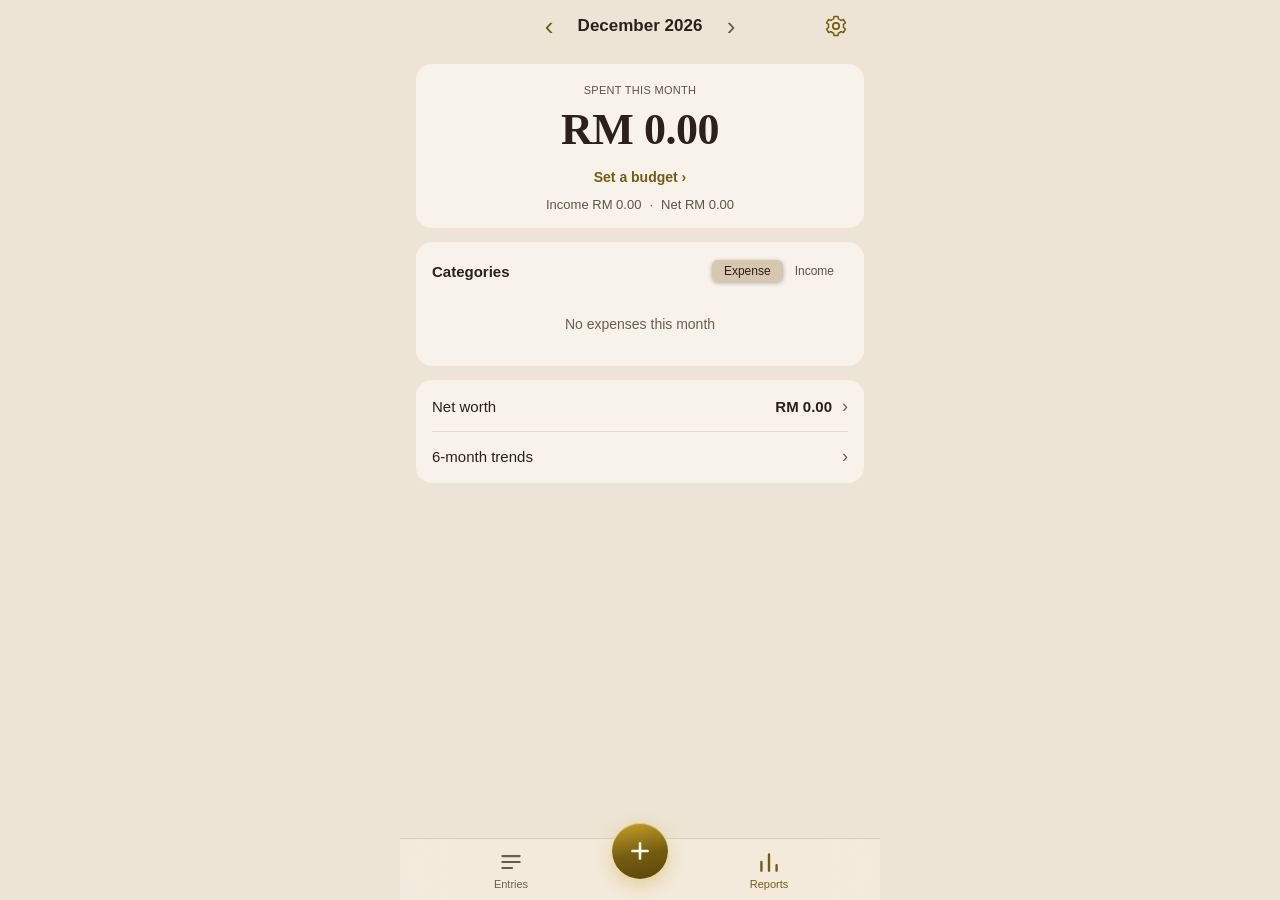
<file: index.html>
<!DOCTYPE html>
<html lang="en-MY">
<head>
  <meta charset="UTF-8">
  <meta name="viewport" content="width=device-width, initial-scale=1, maximum-scale=1, user-scalable=no, viewport-fit=cover">
  <meta name="theme-color" content="#000000">
  <title>RichAuntie</title>
  <link rel="manifest" href="manifest.json">
  <link rel="icon" type="image/png" href="icons/icon-192.png">
  <link rel="apple-touch-icon" href="icons/apple-touch-icon.png">
  <meta name="apple-mobile-web-app-capable" content="yes">
  <meta name="mobile-web-app-capable" content="yes">
  <meta name="apple-mobile-web-app-status-bar-style" content="black-translucent">
  <meta name="apple-mobile-web-app-title" content="RichAuntie">
  <link rel="stylesheet" href="style.css">
</head>
<body>
  <!-- Rich Auntie 數錢的 loading 動畫:只在掃描 / 匯入時出現,開 App 不顯示 -->
  <div id="auntie-loader" class="auntie-loader" role="status" aria-live="polite" hidden>
    <div class="al-card">
      <video id="al-video" class="al-video" src="icons/loader/auntie-counting.mp4" poster="icons/loader/auntie-counting.jpg" muted loop playsinline preload="auto" disablepictureinpicture></video>
      <div id="al-text" class="al-text">Rich Auntie is counting…</div>
      <div class="al-dots"><span></span><span></span><span></span></div>
    </div>
  </div>
  <header class="app-header">
    <div class="nav-bar header-bar">
      <span class="nav-spacer"></span>
      <h1 id="hdr-title" class="page-title" data-i18n="entries">Entries</h1>
      <div id="hdr-month" class="month-nav" hidden>
        <button id="month-prev" class="month-arrow" type="button" aria-label="Previous month">‹</button>
        <span id="month-label" class="month-label"></span>
        <button id="month-next" class="month-arrow" type="button" aria-label="Next month">›</button>
      </div>
      <button id="cat-manage-btn" class="nav-btn gear-btn" type="button" aria-label="Settings">
        <svg viewBox="0 0 24 24" fill="none"><path d="M12 15.2a3.2 3.2 0 1 0 0-6.4 3.2 3.2 0 0 0 0 6.4Z" stroke="currentColor" stroke-width="1.7"/><path d="M19.4 13.5a7.7 7.7 0 0 0 0-3l2-1.6-2-3.4-2.4.9a7.6 7.6 0 0 0-2.6-1.5L14 2.4h-4l-.4 2.5A7.6 7.6 0 0 0 7 6.4l-2.4-.9-2 3.4 2 1.6a7.7 7.7 0 0 0 0 3l-2 1.6 2 3.4 2.4-.9a7.6 7.6 0 0 0 2.6 1.5l.4 2.5h4l.4-2.5a7.6 7.6 0 0 0 2.6-1.5l2.4.9 2-3.4-2-1.6Z" stroke="currentColor" stroke-width="1.5" stroke-linejoin="round"/></svg>
      </button>
    </div>
  </header>

  <!-- 資料保護提示:有資料但未開同步時提醒 -->
  <div id="protect-banner" class="backup-banner protect-banner" hidden>
    <div class="backup-banner-row">
      <svg viewBox="0 0 24 24" fill="none"><path d="M12 3 5 6v5c0 4.2 2.9 7.6 7 9 4.1-1.4 7-4.8 7-9V6l-7-3Z" stroke="currentColor" stroke-width="1.7" stroke-linejoin="round"/><path d="M9.5 12.5 11.5 14.5 15 10.5" stroke="currentColor" stroke-width="1.7" stroke-linecap="round" stroke-linejoin="round"/></svg>
      <span class="backup-banner-text protect-text"></span>
    </div>
    <div class="backup-banner-actions">
      <button id="protect-later" class="backup-banner-btn backup-banner-later" type="button" data-i18n="later">Later</button>
      <button id="protect-enable" class="backup-banner-btn backup-banner-now" type="button" data-i18n="protectEnable">Turn on sync</button>
    </div>
  </div>

  <div id="backtap-banner" class="mini-banner" hidden>
    <svg viewBox="0 0 24 24" fill="none"><rect x="7" y="2.5" width="10" height="19" rx="2.5" stroke="currentColor" stroke-width="1.7"/><path d="M10.5 9.5c.8-.8 2.2-.8 3 0M9.2 7.8c1.6-1.5 4-1.5 5.6 0" stroke="currentColor" stroke-width="1.5" stroke-linecap="round"/></svg>
    <span class="mini-banner-text backtap-text"></span>
    <button id="backtap-setup" class="mini-banner-cta" type="button" data-i18n="backtapSetupShort">Set up</button>
    <button id="backtap-later" class="mini-banner-x" type="button" aria-label="Dismiss">✕</button>
  </div>

  <!-- 明細 -->
  <main id="view-list" class="view">
    <div id="backup-banner" class="backup-banner" hidden>
      <div class="backup-banner-row">
        <svg viewBox="0 0 24 24" fill="none"><path d="M12 3 5 6v5c0 4.2 2.9 7.6 7 9 4.1-1.4 7-4.8 7-9V6l-7-3Z" stroke="currentColor" stroke-width="1.7" stroke-linejoin="round"/><path d="m9 11.5 2 2 4-4" stroke="currentColor" stroke-width="1.7" stroke-linecap="round" stroke-linejoin="round"/></svg>
        <span class="backup-banner-text"></span>
      </div>
      <div class="backup-banner-actions">
        <button id="backup-banner-later" class="backup-banner-btn backup-banner-later" type="button" data-i18n="later">Later</button>
        <button id="backup-banner-now" class="backup-banner-btn backup-banner-now" type="button" data-i18n="backupNow">Back up now</button>
      </div>
    </div>
    <div class="search-row">
      <div class="search-bar">
        <svg class="search-icon" viewBox="0 0 24 24" fill="none"><circle cx="11" cy="11" r="7" stroke="currentColor" stroke-width="1.8"/><path d="m20 20-3.2-3.2" stroke="currentColor" stroke-width="1.8" stroke-linecap="round"/></svg>
        <input id="search-input" class="search-input" type="search" data-i18n-ph="searchPlaceholder" placeholder="Search note, category or amount" autocomplete="off">
        <button id="search-clear" class="search-clear" type="button" aria-label="clear" hidden>✕</button>
      </div>
      <!-- 匯入銀行 / 信用卡對帳單:縮成搜尋框右側的小 icon -->
      <button id="import-stmt-btn" class="icon-btn" type="button" aria-label="Import bank or credit card statement" title="Import statement">
        <svg viewBox="0 0 24 24" fill="none"><path d="M6 3h8l4 4v14H6z" stroke="currentColor" stroke-width="1.7" stroke-linejoin="round"/><path d="M12 10v7m0 0-3-3m3 3 3-3" stroke="currentColor" stroke-width="1.7" stroke-linecap="round" stroke-linejoin="round"/></svg>
      </button>
    </div>
    <div id="note-chips" class="note-chips" hidden></div>
    <div id="search-summary" class="search-summary num" hidden></div>
    <input id="stmt-input" type="file" accept=".csv,.pdf,image/*" multiple hidden>

    <!-- 對帳單匯入進度:填滿的部分是已完成的真實階段,剩餘部分跑掃描動畫 -->
    <div id="stmt-progress" class="stmt-progress" hidden>
      <div class="stmt-progress-head">
        <span id="stmt-progress-label" class="stmt-progress-label"></span>
        <span id="stmt-progress-step" class="stmt-progress-step num"></span>
      </div>
      <div id="stmt-progress-track" class="stmt-progress-track">
        <div id="stmt-progress-bar" class="stmt-progress-bar"></div>
      </div>
    </div>
    <div id="entry-list" class="entry-list"></div>
    <div id="empty-state" class="empty-state" hidden>
      <div class="empty-icon">✦</div>
      <p data-i18n="emptyTitle">No entries yet</p>
      <p class="empty-hint" data-i18n="emptyHint">Tap "+" below to add your first one</p>
    </div>
  </main>

  <!-- 報表 -->
  <main id="view-report" class="view" hidden>
    <!-- 1. 頁首月份切換在 app-header;2. 主卡片:本月支出 + 預算 + 收入/淨額 -->
    <section class="card summary-card">
      <div class="summary-caption" data-i18n="monthSpending">Spent this month</div>
      <div class="summary-amount-row">
        <div id="report-expense" class="summary-amount">RM 0.00</div>
      </div>
      <div id="report-delta" class="delta-tag" hidden></div>
      <div id="report-split" class="summary-split num" hidden></div>
      <div id="report-budget" class="summary-budget"></div>
      <div class="summary-sub">
        <span><span data-i18n="income">Income</span> <span id="report-income" class="num">RM 0.00</span></span>
        <span class="summary-dot">·</span>
        <span><span data-i18n="net">Net</span> <span id="report-balance" class="num">RM 0.00</span></span>
      </div>
    </section>

    <!-- 3. 分類 -->
    <section class="card breakdown-card">
      <div class="section-head">
        <span class="section-title" data-i18n="categoriesSection">Categories</span>
        <div class="seg seg-mini" id="report-seg">
          <button class="seg-btn active" data-type="expense" type="button" data-i18n="expense">Expense</button>
          <button class="seg-btn" data-type="income" type="button" data-i18n="income">Income</button>
        </div>
      </div>
      <div id="report-fixed-toggle" class="fixed-toggle-row" hidden></div>
      <div id="report-breakdown"></div>
    </section>

    <!-- 4. 每日支出 -->
    <section id="daily-card" class="card daily-card"></section>

    <!-- 5. 入口列 -->
    <section class="card link-card">
      <button id="networth-row" class="link-row" type="button">
        <span class="link-row-name" data-i18n="netWorth">Net worth</span>
        <span id="networth-amt" class="link-row-value num"></span>
        <span class="link-row-chev">›</span>
      </button>
      <button id="trends-row" class="link-row" type="button">
        <span class="link-row-name" data-i18n="trendsRow">6-month trends</span>
        <span class="link-row-value"></span>
        <span class="link-row-chev">›</span>
      </button>
    </section>
  </main>

  <!-- 底部 Tab Bar -->
  <nav class="tab-bar">
    <button id="tab-list" class="tab-btn active" type="button">
      <svg viewBox="0 0 24 24" fill="none"><path d="M4 6.5h16M4 12h16M4 17.5h9" stroke="currentColor" stroke-width="2" stroke-linecap="round"/></svg>
      <span data-i18n="entries">Entries</span>
    </button>
    <button id="add-btn" class="tab-add" type="button" aria-label="add">
      <svg viewBox="0 0 24 24" fill="none"><path d="M12 5v14M5 12h14" stroke="currentColor" stroke-width="2.4" stroke-linecap="round"/></svg>
    </button>
    <button id="tab-report" class="tab-btn" type="button">
      <svg viewBox="0 0 24 24" fill="none"><path d="M5 20v-8M12 20V5M19 20v-5" stroke="currentColor" stroke-width="2.2" stroke-linecap="round"/></svg>
      <span data-i18n="reports">Reports</span>
    </button>
  </nav>

  <!-- 記帳/編輯 面板 -->
  <div id="sheet-backdrop" class="backdrop"></div>
  <section id="sheet" class="sheet">
    <div class="grabber"></div>
    <div class="sheet-header">
      <button id="sheet-cancel" class="sheet-header-btn" type="button" data-i18n="cancel">Cancel</button>
      <div class="seg seg-small" id="type-seg">
        <button class="seg-btn active" data-type="expense" type="button" data-i18n="expense">Expense</button>
        <button class="seg-btn" data-type="income" type="button" data-i18n="income">Income</button>
      </div>
      <button id="sheet-delete" class="sheet-header-btn danger" type="button" data-i18n="delete" hidden>Delete</button>
    </div>

    <!-- 金額列:左側相機(掃收據),右側金額 -->
    <div class="amount-display">
      <button id="receipt-btn" class="receipt-icon-btn" type="button" aria-label="Scan receipt">
        <svg viewBox="0 0 24 24" fill="none"><path d="M4 8.5A2.5 2.5 0 0 1 6.5 6h1.6l1.4-2h5l1.4 2h1.6A2.5 2.5 0 0 1 20 8.5v8A2.5 2.5 0 0 1 17.5 19h-11A2.5 2.5 0 0 1 4 16.5v-8Z" stroke="currentColor" stroke-width="1.7" stroke-linejoin="round"/><circle cx="12" cy="12.3" r="3.3" stroke="currentColor" stroke-width="1.7"/></svg>
        <span class="receipt-label sr-only" data-i18n="scanReceipt">Scan receipt</span>
      </button>
      <span class="amount-spacer"></span>
      <span class="amount-currency">RM</span>
      <span id="amount-text">0</span>
    </div>
    <input type="file" id="receipt-input" accept="image/*" hidden>

    <div id="sheet-scroll" class="sheet-scroll">
    <!-- 分類:4 欄格狀;選了才展開子分類 -->
    <div id="category-row" class="cat-grid"></div>
    <div id="subcat-row" class="subcat-row" hidden></div>

    <!-- 帳戶:單行選擇器 -->
    <button id="account-picker" class="account-picker" type="button">
      <span id="account-picker-label" class="ap-label">Paid from</span>
      <span id="account-picker-badge"></span>
      <span id="account-picker-name" class="ap-name"></span>
      <span class="ap-chev">▾</span>
    </button>

    <div class="field-row">
      <input id="note-input" class="field-input" type="text" data-i18n-ph="notePlaceholder" placeholder="Note (optional)" maxlength="60">
      <button id="fixed-chip" class="toggle-chip" type="button" aria-pressed="false" data-i18n="fixedShort">Fixed</button>
      <button id="payslip-chip" class="toggle-chip" type="button" hidden>Payslip</button>
    </div>

    <!-- 日期:Today / Yesterday;點日期 chip 開系統日期選擇器 -->
    <div class="date-row">
      <label class="date-chip selected">
        <span id="date-chip-label">Today</span>
        <input id="date-input" class="date-input-overlay" type="date" aria-label="Date">
      </label>
      <button id="date-quick" class="date-chip" type="button">Yesterday</button>
    </div>
    </div>

    <div class="keypad">
      <button class="key" data-key="1" type="button">1</button>
      <button class="key" data-key="2" type="button">2</button>
      <button class="key" data-key="3" type="button">3</button>
      <button class="key" data-key="4" type="button">4</button>
      <button class="key" data-key="5" type="button">5</button>
      <button class="key" data-key="6" type="button">6</button>
      <button class="key" data-key="7" type="button">7</button>
      <button class="key" data-key="8" type="button">8</button>
      <button class="key" data-key="9" type="button">9</button>
      <button class="key" data-key="." type="button">·</button>
      <button class="key" data-key="0" type="button">0</button>
      <button class="key key-del" data-key="del" type="button">
        <svg viewBox="0 0 24 24" fill="none" width="22" height="22"><path d="M8.4 5h10.1A2.5 2.5 0 0 1 21 7.5v9a2.5 2.5 0 0 1-2.5 2.5H8.4a2 2 0 0 1-1.5-.7L3 13.3a2 2 0 0 1 0-2.6l3.9-5A2 2 0 0 1 8.4 5Z" stroke="currentColor" stroke-width="1.7"/><path d="m11 9.5 5 5M16 9.5l-5 5" stroke="currentColor" stroke-width="1.7" stroke-linecap="round"/></svg>
      </button>
    </div>

    <button id="save-btn" class="save-btn" type="button" data-i18n="save">Save</button>
  </section>

  <!-- 設定:分組清單 → 子頁 -->
  <section id="cat-modal" class="modal">
    <div class="nav-bar modal-nav">
      <button id="settings-back" class="nav-btn left settings-back" type="button" style="visibility:hidden">‹ <span data-i18n="settings">Settings</span></button>
      <span id="settings-title" class="modal-title" data-i18n="settings">Settings</span>
      <button id="cat-done-btn" class="nav-btn strong" type="button" data-i18n="done">Done</button>
    </div>

    <!-- 主頁:分組清單 -->
    <div id="settings-hub">
      <!-- Pro 獨立一列 -->
      <div class="cat-list settings-hub-list">
        <button class="cat-row settings-row pro-hub-row" data-page="pro" data-title-key="proTitle" type="button">
          <svg class="row-icon" viewBox="0 0 24 24" fill="none"><path d="M12 3l2.6 5.7 6.2.6-4.7 4.1 1.4 6.1L12 16.9 6.5 19.6l1.4-6.1L3.2 9.3l6.2-.6L12 3z" stroke="currentColor" stroke-width="1.5" stroke-linejoin="round"/></svg>
          <span class="cat-row-name" data-i18n="proTitle">RichAuntie Pro</span>
          <span id="pro-hub-status" class="cat-row-count"></span>
          <span class="cat-row-chevron">›</span>
        </button>
      </div>
      <div class="section-label" data-i18n="grpTracking">TRACKING</div>
      <div class="cat-list settings-hub-list">
        <button class="cat-row settings-row" data-page="categories" data-title-key="categoriesSection" type="button">
          <span class="cat-row-name" data-i18n="categoriesSection">Categories</span>
          <span id="cat-hub-status" class="cat-row-count"></span>
          <span class="cat-row-chevron">›</span>
        </button>
        <button class="cat-row settings-row" data-page="accounts" data-title-key="accountsSection" type="button">
          <span class="cat-row-name" data-i18n="accountsSection">Accounts</span>
          <span id="acct-hub-status" class="cat-row-count"></span>
          <span class="cat-row-chevron">›</span>
        </button>
        <button class="cat-row settings-row" data-page="budget" data-title-key="budgetRecurringTitle" type="button">
          <span class="cat-row-name" data-i18n="budgetRecurringTitle">Budget & Recurring</span>
          <span id="budget-hub-status" class="cat-row-count"></span>
          <span class="cat-row-chevron">›</span>
        </button>
        <button class="cat-row settings-row" data-page="currency" data-title-key="currencyTitle" type="button">
          <span class="cat-row-name" data-i18n="currencyTitle">Currency</span>
          <span id="currency-current" class="cat-row-count"></span>
          <span class="cat-row-chevron">›</span>
        </button>
      </div>
      <div class="section-label" data-i18n="grpAutomation">AUTOMATION</div>
      <div class="cat-list settings-hub-list">
        <button class="cat-row settings-row" data-page="quickadd" data-title-key="quickAddTitle" type="button">
          <span class="cat-row-name" data-i18n="quickAddTitle">Quick add (Back Tap)</span>
          <span id="quickadd-hub-status" class="cat-row-count"></span>
          <span class="cat-row-chevron">›</span>
        </button>
        <button class="cat-row settings-row" data-page="receipt" data-title-key="receiptSection" type="button">
          <span class="cat-row-name" data-i18n="receiptSection">Receipt scanning</span>
          <span id="receipt-hub-status" class="cat-row-count"></span>
          <span class="cat-row-chevron">›</span>
        </button>
      </div>
      <div class="section-label" data-i18n="grpDataSecurity">DATA &amp; SECURITY</div>
      <div class="cat-list settings-hub-list">
        <button class="cat-row settings-row" data-page="cloud" data-title-key="cloudTitle" type="button">
          <span class="cat-row-name" data-i18n="cloudTitle">RichAuntie Cloud</span>
          <span id="cloud-hub-status" class="cat-row-count"></span>
          <span class="cat-row-chevron">›</span>
        </button>
        <button class="cat-row settings-row" data-page="lock" data-title-key="lockSection" type="button">
          <span class="cat-row-name" data-i18n="lockSection">App Lock</span>
          <span id="lock-hub-status" class="cat-row-count"></span>
          <span class="cat-row-chevron">›</span>
        </button>
        <button class="cat-row settings-row" data-page="backup" data-title-key="backupSection" type="button">
          <span class="cat-row-name" data-i18n="backupSection">Backup</span>
          <span id="backup-hub-status" class="cat-row-count"></span>
          <span class="cat-row-chevron">›</span>
        </button>
      </div>
      <div class="cat-list settings-hub-list settings-hub-about">
        <button class="cat-row settings-row rate-app-row" type="button">
          <span class="cat-row-name" data-i18n="rateApp">Rate RichAuntie</span>
          <span class="cat-row-count rate-stars" data-i18n="rateAppValue">★★★★★</span>
          <span class="cat-row-chevron">›</span>
        </button>
        <button class="cat-row settings-row" data-page="about" data-title-key="aboutTitle" type="button">
          <span class="cat-row-name" data-i18n="aboutTitle">About</span>
          <span id="about-hub-status" class="cat-row-count"></span>
          <span class="cat-row-chevron">›</span>
        </button>
      </div>
    </div>

    <!-- 子頁:分類 -->
    <div class="settings-page" data-page="categories" hidden>
      <div class="seg" id="cat-seg">
        <button class="seg-btn active" data-type="expense" type="button" data-i18n="expenseCats">Expense</button>
        <button class="seg-btn" data-type="income" type="button" data-i18n="incomeCats">Income</button>
      </div>
      <div id="cat-list" class="cat-list"></div>
    </div>

    <!-- 子頁:帳戶 -->
    <div class="settings-page" data-page="accounts" hidden>
      <div id="acct-list" class="cat-list"></div>
      <p class="backup-hint" data-i18n="accountsHint">Route income and expenses to different accounts; balance = opening balance + income − expenses.</p>
    </div>

    <!-- 子頁:預算與固定支出 -->
    <div class="settings-page" data-page="budget" hidden>
      <div class="section-label" data-i18n="monthlyBudget">Monthly budget</div>
      <div class="cat-list">
        <label class="cat-row budget-row">
          <span class="budget-field-prefix">RM</span>
          <input id="budget-input" class="budget-inline-input num" type="text" inputmode="decimal" placeholder="0.00">
        </label>
      </div>
      <div class="section-label" data-i18n="recurringSection">Recurring</div>
      <div id="recur-list" class="cat-list"></div>
      <p class="backup-hint" data-i18n="recurringHint">Auto-added each month; edit or delete like any entry.</p>
    </div>

    <!-- 子頁:幣別 -->
    <div class="settings-page" data-page="currency" hidden>
      <div id="currency-list" class="cat-list"></div>
      <p class="backup-hint" data-i18n="currencyHint">Choose your display currency. Amounts are not converted by exchange rate — only the symbol and formatting change.</p>
    </div>

    <!-- 子頁:收據辨識 -->
    <div class="settings-page" data-page="receipt" hidden>
      <p class="qa-intro" data-i18n="receiptIntro">Snap a receipt or a payment screenshot and AI fills in the amount, merchant, date and category for you.</p>
      <p id="receipt-quota-line" class="backup-hint receipt-quota"></p>
      <div class="cat-list qa-actions">
        <button id="receipt-to-pro" class="cat-row settings-row-link" type="button">
          <span class="cat-row-name" data-i18n="proTitle">RichAuntie Pro</span>
          <span id="receipt-pro-status" class="cat-row-count"></span>
          <span class="cat-row-chevron">›</span>
        </button>
      </div>
    </div>

    <!-- 子頁:RichAuntie Pro(獨立付費頁) -->
    <div class="settings-page pro-page" data-page="pro" hidden>
      <div class="pro-hero">
        <div class="pro-hero-title" data-i18n="proTitle">RichAuntie Pro</div>
        <div class="pro-hero-sub" data-i18n="proHeroSub">Log faster. See everything.</div>
      </div>
      <ul class="pro-benefits">
        <li><span class="pb-icon"><svg viewBox="0 0 24 24" fill="none"><path d="M4 8.5A2.5 2.5 0 0 1 6.5 6h1.6l1.4-2h5l1.4 2h1.6A2.5 2.5 0 0 1 20 8.5v8A2.5 2.5 0 0 1 17.5 19h-11A2.5 2.5 0 0 1 4 16.5v-8Z" stroke="currentColor" stroke-width="1.7" stroke-linejoin="round"/><circle cx="12" cy="12.3" r="3.3" stroke="currentColor" stroke-width="1.7"/></svg></span><span data-i18n="proBenefit1">Unlimited receipt &amp; screenshot scanning</span></li>
        <li><span class="pb-icon"><svg viewBox="0 0 24 24" fill="none"><path d="M6 3h8l4 4v14H6z" stroke="currentColor" stroke-width="1.7" stroke-linejoin="round"/><path d="M9 11h6M9 15h6" stroke="currentColor" stroke-width="1.7" stroke-linecap="round"/></svg></span><span data-i18n="proBenefit2">Bank &amp; credit card statement import</span></li>
        <li><span class="pb-icon"><svg viewBox="0 0 24 24" fill="none"><rect x="3.5" y="3.5" width="7" height="7" rx="2" stroke="currentColor" stroke-width="1.7"/><rect x="13.5" y="3.5" width="7" height="7" rx="2" stroke="currentColor" stroke-width="1.7"/><rect x="3.5" y="13.5" width="7" height="7" rx="2" stroke="currentColor" stroke-width="1.7"/><path d="M17 13.5l.9 2.1 2.1.9-2.1.9-.9 2.1-.9-2.1-2.1-.9 2.1-.9z" stroke="currentColor" stroke-width="1.5" stroke-linejoin="round"/></svg></span><span data-i18n="proBenefit4">60+ Malaysian 3D category icons</span></li>
        <li><span class="pb-icon"><svg viewBox="0 0 24 24" fill="none"><rect x="3" y="5" width="18" height="14" rx="2.5" stroke="currentColor" stroke-width="1.7"/><path d="m5 5 14 14" stroke="currentColor" stroke-width="1.7" stroke-linecap="round"/></svg></span><span data-i18n="proBenefit3">No ads</span></li>
      </ul>

      <!-- 方案:只有一檔 6 個月 -->
      <div id="plan-picker" class="plan-picker" hidden>
        <button class="plan-row selected" type="button" data-plan="sixmonth">
          <span class="plan-main">
            <span class="plan-name" data-i18n="planSixMonth">6 months</span>
            <span class="plan-sub" id="plan-sixmonth-sub"></span>
          </span>
          <span class="plan-price" id="plan-sixmonth-price">—</span>
        </button>
      </div>
      <button id="pro-btn" class="pro-cta" type="button">
        <span class="cat-row-name" id="pro-label" data-i18n="upgradePro">Upgrade to Pro</span>
        <span id="pro-status" class="pro-cta-status"></span>
      </button>
      <p class="backup-hint pro-hint" id="pro-hint"></p>
      <button id="restore-btn" class="restore-link" type="button" data-i18n="restorePurchase" hidden>Restore purchase</button>
      <p class="backup-hint pro-legal" id="pro-legal" hidden>
        <a href="terms.html" target="_blank" rel="noopener" data-i18n="termsOfService">Terms of Service</a>
        ·
        <a href="privacy.html" target="_blank" rel="noopener" data-i18n="privacyPolicy">Privacy Policy</a>
      </p>
    </div>

    <!-- 子頁:RichAuntie Cloud -->
    <div class="settings-page" data-page="cloud" hidden>
      <div class="cat-list">
        <button id="sync-row" class="cat-row" type="button">
          <svg class="row-icon" viewBox="0 0 24 24" fill="none"><path d="M4 12a8 8 0 0 1 13.7-5.6L20 8M20 4v4h-4" stroke="currentColor" stroke-width="1.7" stroke-linecap="round" stroke-linejoin="round"/><path d="M20 12a8 8 0 0 1-13.7 5.6L4 16m0 4v-4h4" stroke="currentColor" stroke-width="1.7" stroke-linecap="round" stroke-linejoin="round"/></svg>
          <span class="cat-row-name" data-i18n="syncSetup">Cloud Sync</span>
          <span id="sync-status" class="cat-row-count"></span>
          <span class="cat-row-chevron">›</span>
        </button>
      </div>
      <p class="backup-hint" data-i18n="cloudHubHint">Use RichAuntie Cloud to sync across devices; your data survives deleting and reinstalling. End-to-end encrypted — only your code can unlock it.</p>
    </div>

    <!-- 子頁:App 鎖 -->
    <div class="settings-page" data-page="lock" hidden>
      <div class="cat-list">
        <button id="lock-row" class="cat-row" type="button">
          <svg class="row-icon" viewBox="0 0 24 24" fill="none"><rect x="5" y="10" width="14" height="10" rx="2" stroke="currentColor" stroke-width="1.8"/><path d="M8 10V7a4 4 0 0 1 8 0v3" stroke="currentColor" stroke-width="1.8"/></svg>
          <span class="cat-row-name" data-i18n="setPin">Set passcode</span>
          <span id="lock-status" class="cat-row-count"></span>
          <span class="cat-row-chevron">›</span>
        </button>
      </div>
      <p class="backup-hint" data-i18n="lockHint">When on, you must enter the passcode to open the app (stored on this device only, not in backups).</p>
      <div id="face-unlock-block" class="cat-list" hidden>
        <button id="face-unlock-row" class="cat-row" type="button">
          <svg class="row-icon" viewBox="0 0 24 24" fill="none"><rect x="4" y="4" width="16" height="16" rx="4" stroke="currentColor" stroke-width="1.7"/><path d="M8 9v1M16 9v1M9 15s1 1.5 3 1.5S15 15 15 15" stroke="currentColor" stroke-width="1.6" stroke-linecap="round"/></svg>
          <span class="cat-row-name" id="face-unlock-name" data-i18n="faceUnlockTitle">Unlock with Face ID</span>
          <span id="face-unlock-status" class="cat-row-count"></span>
          <span class="cat-row-chevron">›</span>
        </button>
      </div>
      <p class="backup-hint" id="face-unlock-hint" data-i18n="faceUnlockHint" hidden>When on, you can unlock the app with Face ID; your PIN still works if it fails or is cancelled.</p>
    </div>

    <!-- 子頁:資料備份 -->
    <div class="settings-page" data-page="backup" hidden>
      <div class="cat-list">
        <button id="export-btn" class="cat-row cat-row-add" type="button">
          <svg class="row-icon" viewBox="0 0 24 24" fill="none"><path d="M12 15V4M8 7.5 12 3.5l4 4M5 20h14" stroke="currentColor" stroke-width="1.8" stroke-linecap="round" stroke-linejoin="round"/></svg>
          <span class="cat-row-name" data-i18n="exportBackup">Export JSON backup</span>
        </button>
        <button id="export-csv-btn" class="cat-row cat-row-add" type="button">
          <svg class="row-icon" viewBox="0 0 24 24" fill="none"><rect x="4" y="4" width="16" height="16" rx="2" stroke="currentColor" stroke-width="1.7"/><path d="M4 10h16M4 15h16M10 4v16" stroke="currentColor" stroke-width="1.4"/></svg>
          <span class="cat-row-name" data-i18n="exportCsv">Export CSV (spreadsheet)</span>
        </button>
        <button id="import-btn" class="cat-row cat-row-add" type="button">
          <svg class="row-icon" viewBox="0 0 24 24" fill="none"><path d="M12 4v11M8 11.5l4 4 4-4M5 20h14" stroke="currentColor" stroke-width="1.8" stroke-linecap="round" stroke-linejoin="round"/></svg>
          <span class="cat-row-name" data-i18n="importBackup">Import JSON backup</span>
        </button>
      </div>
      <p class="backup-hint" id="backup-hint">Your data lives only on this device — export a backup regularly.</p>
      <p class="backup-hint" id="backup-status"></p>
      <input type="file" id="import-file" accept=".json,application/json" hidden>
    </div>

    <!-- 子頁:關於 -->
    <!-- 子頁:快速記帳(背面輕點兩下) -->
    <div class="settings-page" data-page="quickadd" hidden>
      <div id="quickadd-body"></div>
    </div>

    <div class="settings-page" data-page="about" hidden>
      <div class="section-label" data-i18n="appSection">App</div>
      <div class="cat-list">
        <button id="refresh-btn" class="cat-row cat-row-add" type="button">
          <svg class="row-icon" viewBox="0 0 24 24" fill="none"><path d="M21 12a9 9 0 1 1-2.64-6.36" stroke="currentColor" stroke-width="1.8" stroke-linecap="round"/><path d="M21 4v5h-5" stroke="currentColor" stroke-width="1.8" stroke-linecap="round" stroke-linejoin="round"/></svg>
          <span class="cat-row-name" data-i18n="updateLatest">Update to latest</span>
          <span id="app-version" class="cat-row-count app-version"></span>
        </button>
      </div>
      <p class="backup-hint" data-i18n="updateHint">Download the latest version and reload. Your data is untouched.</p>
      <div class="section-label" data-i18n="legalSection">Legal</div>
      <div class="cat-list">
        <a class="cat-row legal-row" href="privacy.html" target="_blank" rel="noopener">
          <span class="cat-row-name" data-i18n="privacyPolicy">Privacy Policy</span>
          <span class="cat-row-chevron">›</span>
        </a>
        <a class="cat-row legal-row" href="terms.html" target="_blank" rel="noopener">
          <span class="cat-row-name" data-i18n="termsOfService">Terms of Service</span>
          <span class="cat-row-chevron">›</span>
        </a>
      </div>
    </div>
  </section>

  <!-- 分類編輯器 -->
  <!-- 對帳審核清單 -->
  <div id="recon-backdrop" class="backdrop editor-backdrop"></div>
  <section id="recon-sheet" class="sheet recon-sheet">
    <div class="grabber"></div>
    <div class="sheet-header">
      <button id="recon-close" class="sheet-header-btn" type="button" data-i18n="done">Done</button>
      <span class="sheet-title" data-i18n="reconcileTitle">Statement reconcile</span>
      <button id="recon-add-all" class="sheet-header-btn strong" type="button" hidden></button>
    </div>
    <p id="recon-summary" class="recon-summary"></p>
    <div id="recon-list" class="recon-list"></div>
  </section>

  <div id="cat-editor-backdrop" class="backdrop editor-backdrop"></div>
  <section id="cat-editor" class="sheet cat-editor">
    <div class="grabber"></div>
    <div class="sheet-header">
      <button id="cat-editor-cancel" class="sheet-header-btn" type="button" data-i18n="cancel">Cancel</button>
      <span id="cat-editor-title" class="sheet-title">Edit Category</span>
      <button id="cat-editor-save" class="sheet-header-btn strong" type="button" data-i18n="save">Save</button>
    </div>
    <input id="cat-name-input" class="field-input cat-name-input" type="text" data-i18n-ph="categoryName" placeholder="Category name" maxlength="24">
    <!-- 圖示:預設線條 icon;Pro 可選 3D 圖示包 -->
    <button id="cat-icon-field" class="icon-field" type="button">
      <span class="if-label" data-i18n="iconLabel">Icon</span>
      <span id="cat-icon-preview" class="if-preview"></span>
      <span id="cat-icon-value" class="if-value"></span>
      <span class="if-chev">›</span>
    </button>
    <div id="color-grid" class="color-grid"></div>
    <label id="cat-budget-field" class="budget-field">
      <span class="budget-field-prefix">RM</span>
      <input id="cat-budget-input" class="field-input" type="text" inputmode="decimal" data-i18n-ph="categoryBudget" placeholder="Monthly budget (optional)">
    </label>
    <button id="cat-delete-btn" class="cat-delete-btn" type="button" data-i18n="deleteCategory" hidden>Delete Category</button>
  </section>

  <!-- 帳戶編輯器 -->
  <div id="acct-editor-backdrop" class="backdrop editor-backdrop"></div>
  <section id="acct-editor" class="sheet cat-editor">
    <div class="grabber"></div>
    <div class="sheet-header">
      <button id="acct-editor-cancel" class="sheet-header-btn" type="button" data-i18n="cancel">Cancel</button>
      <span id="acct-editor-title" class="sheet-title">Edit account</span>
      <button id="acct-editor-save" class="sheet-header-btn strong" type="button" data-i18n="save">Save</button>
    </div>
    <div id="acct-editor-inst" class="acct-editor-inst" hidden></div>
    <input id="acct-name-input" class="field-input cat-name-input" type="text" data-i18n-ph="accountName" placeholder="Account name" maxlength="24">
    <div id="acct-color-grid" class="color-grid"></div>
    <div class="section-label acct-bal-label" data-i18n="currentBalance">Current balance</div>
    <label class="budget-field">
      <span class="budget-field-prefix">RM</span>
      <input id="acct-opening-input" class="field-input" type="text" inputmode="decimal" placeholder="0.00">
      <button id="acct-sign-btn" class="acct-sign-btn" type="button" aria-label="plus or minus">±</button>
    </label>
    <p class="backup-hint acct-bal-hint" data-i18n="currentBalanceHint">Enter what the account shows right now. Credit card or loan? Use a minus sign, e.g. -1200.</p>
    <button id="acct-delete-btn" class="cat-delete-btn" type="button" data-i18n="deleteAccount" hidden>Delete account</button>
  </section>

  <!-- 薪資單明細:總薪、扣款(EPF/SOCSO/EIS/PCB/Zakat)、雇主提撥;可拍照讀取 -->
  <div id="payslip-backdrop" class="backdrop editor-backdrop payslip-backdrop"></div>
  <section id="payslip-sheet" class="sheet cat-editor payslip-sheet">
    <div class="grabber"></div>
    <div class="sheet-header">
      <button id="ps-cancel" class="sheet-header-btn" type="button" data-i18n="cancel">Cancel</button>
      <span class="sheet-title" data-i18n="payslipTitle">Payslip</span>
      <button id="ps-done" class="sheet-header-btn strong" type="button" data-i18n="done">Done</button>
    </div>
    <div class="ps-scroll">
      <button id="ps-scan-btn" class="ps-scan-btn" type="button">
        <svg viewBox="0 0 24 24" fill="none"><path d="M4 8.5A2.5 2.5 0 0 1 6.5 6h1.6l1.4-2h5l1.4 2h1.6A2.5 2.5 0 0 1 20 8.5v8A2.5 2.5 0 0 1 17.5 19h-11A2.5 2.5 0 0 1 4 16.5v-8Z" stroke="currentColor" stroke-width="1.7" stroke-linejoin="round"/><circle cx="12" cy="12.3" r="3.3" stroke="currentColor" stroke-width="1.7"/></svg>
        <span data-i18n="scanPayslip">Scan payslip photo</span>
      </button>
      <input type="file" id="payslip-input" accept="image/*" hidden>
      <div id="ps-fields"></div>
      <button id="ps-estimate" class="ps-link-btn" type="button" data-i18n="psEstimate">Estimate EPF, SOCSO &amp; EIS from gross pay</button>
      <div class="ps-net">
        <span data-i18n="psNet">Net pay</span>
        <span id="ps-net-amt" class="ps-net-amt num"></span>
      </div>
      <p class="backup-hint" data-i18n="psNetHint">Net pay is saved as the income amount.</p>
      <p id="ps-epf-note" class="ps-epf-note" hidden></p>
      <button id="ps-remove" class="cat-delete-btn" type="button" data-i18n="psRemove" hidden>Remove payslip details</button>
    </div>
  </section>

  <!-- 分類圖示挑選(3D 圖示包,Pro) -->
  <div id="icon-backdrop" class="backdrop editor-backdrop icon-backdrop"></div>
  <section id="icon-sheet" class="sheet cat-editor icon-sheet">
    <div class="grabber"></div>
    <div class="sheet-header">
      <button id="icon-cancel" class="sheet-header-btn" type="button" data-i18n="cancel">Cancel</button>
      <span class="sheet-title" data-i18n="chooseIcon">Choose icon</span>
      <span class="sheet-header-btn" aria-hidden="true"></span>
    </div>
    <div id="icon-pro-note" class="icon-pro-note" hidden></div>
    <div id="icon-grid" class="icon-grid-wrap"></div>
  </section>

  <!-- 通用挑選清單:帳戶、更多分類 -->
  <div id="pick-backdrop" class="backdrop editor-backdrop"></div>
  <section id="pick-sheet" class="sheet cat-editor pick-sheet">
    <div class="grabber"></div>
    <div class="sheet-header">
      <button id="pick-cancel" class="sheet-header-btn" type="button" data-i18n="cancel">Cancel</button>
      <span id="pick-title" class="sheet-title"></span>
      <span class="sheet-header-btn" aria-hidden="true"></span>
    </div>
    <div id="pick-list" class="pick-list"></div>
  </section>

  <!-- 新增帳戶:挑銀行 / 電子錢包 -->
  <div id="inst-picker-backdrop" class="backdrop editor-backdrop"></div>
  <section id="inst-picker" class="sheet cat-editor inst-picker">
    <div class="grabber"></div>
    <div class="sheet-header">
      <button id="inst-picker-cancel" class="sheet-header-btn" type="button" data-i18n="cancel">Cancel</button>
      <span class="sheet-title" data-i18n="pickInstitution">Add account</span>
      <span class="sheet-header-btn" aria-hidden="true"></span>
    </div>
    <input id="inst-search" class="field-input" type="search" autocomplete="off" data-i18n-ph="instSearch" placeholder="Search bank or e-wallet">
    <div id="inst-list" class="inst-list"></div>
  </section>

  <!-- 固定支出編輯器 -->
  <div id="recur-editor-backdrop" class="backdrop editor-backdrop"></div>
  <section id="recur-editor" class="sheet cat-editor">
    <div class="grabber"></div>
    <div class="sheet-header">
      <button id="recur-cancel" class="sheet-header-btn" type="button" data-i18n="cancel">Cancel</button>
      <span id="recur-editor-title" class="sheet-title">Recurring</span>
      <button id="recur-save" class="sheet-header-btn strong" type="button" data-i18n="save">Save</button>
    </div>
    <div class="seg seg-small recur-seg" id="recur-type-seg">
      <button class="seg-btn active" data-type="expense" type="button" data-i18n="expense">Expense</button>
      <button class="seg-btn" data-type="income" type="button" data-i18n="income">Income</button>
    </div>
    <label class="budget-field">
      <span class="budget-field-prefix">RM</span>
      <input id="recur-amount-input" class="field-input" type="text" inputmode="decimal" data-i18n-ph="amountLabel" placeholder="Amount">
    </label>
    <div id="recur-cat-row" class="category-row"></div>
    <div class="field-row">
      <input id="recur-note-input" class="field-input" type="text" data-i18n-ph="notePlaceholder" placeholder="Note (optional)" maxlength="60">
      <label class="day-field">
        <span class="day-prefix" data-i18n="dayOfMonth">Day of month</span>
        <input id="recur-day-input" class="field-input day-input num" type="number" min="1" max="28" value="1">
      </label>
    </div>
    <button id="recur-delete-btn" class="cat-delete-btn" type="button" data-i18n="delete" hidden>Delete</button>
  </section>

  <!-- 雲端同步設定 -->
  <div id="sync-sheet-backdrop" class="backdrop editor-backdrop"></div>
  <section id="sync-sheet" class="sheet cat-editor">
    <div class="grabber"></div>
    <div class="sheet-header">
      <button id="sync-cancel" class="sheet-header-btn" type="button" data-i18n="cancel">Cancel</button>
      <span class="sheet-title" data-i18n="cloudTitle">RichAuntie Cloud</span>
      <span style="min-width:52px"></span>
    </div>
    <p class="sync-intro" data-i18n="syncIntro">Sync with one "sync code". On a new phone, or after deleting and reinstalling, enter the same code to restore. Data is encrypted on your device — the server never sees it.</p>
    <div class="sync-code-label" data-i18n="syncCodeLabel">Sync code</div>
    <div class="sync-code-field">
      <input id="sync-code-input" class="field-input" type="text" autocomplete="off" autocapitalize="characters" autocorrect="off" spellcheck="false">
      <button id="sync-generate" class="sync-inline-btn" type="button" data-i18n="syncGenerate">Generate new</button>
    </div>
    <p class="sync-warn" id="sync-warn" data-i18n="syncSavedWarn">Copy or write down your sync code first — if lost, the data cannot be decrypted.</p>
    <button id="sync-enable" class="save-btn" type="button" data-i18n="syncEnable">Enable sync</button>
    <button id="sync-email-backup" class="cat-delete-btn sync-secondary" type="button" data-i18n="syncEmailBackup">Email this code to myself as a backup</button>
    <button id="sync-copy" class="cat-delete-btn sync-secondary" type="button" data-i18n="syncCopy" hidden>Copy sync code</button>
    <button id="sync-disable" class="cat-delete-btn" type="button" data-i18n="syncDisable" hidden>Stop syncing</button>
  </section>

  <!-- 分類明細(點報表分類進入) -->
  <section id="detail-modal" class="modal detail-level">
    <div class="nav-bar modal-nav">
      <button id="detail-back-btn" class="nav-btn left" type="button">‹ <span data-i18n="back">Back</span></button>
      <span id="detail-title" class="modal-title"></span>
      <span class="nav-spacer"></span>
    </div>
    <div id="detail-summary" class="detail-summary"></div>
    <div id="detail-list" class="cat-list"></div>
  </section>

  <!-- Trends:支出/收入趨勢的完整頁面(從報表的趨勢卡點進來) -->
  <section id="trends-modal" class="modal detail-level">
    <div class="nav-bar modal-nav">
      <button id="trends-back-btn" class="nav-btn left" type="button">‹ <span data-i18n="reports">Reports</span></button>
      <span class="modal-title" data-i18n="trendsTitle">Trends</span>
      <span class="nav-spacer"></span>
    </div>
    <div id="trends-body"></div>
  </section>

  <!-- PIN 鎖屏 -->
  <div id="lock-screen" class="lock-screen" hidden>
    <div class="lock-inner">
      <svg class="lock-glyph" viewBox="0 0 24 24" fill="none"><rect x="5" y="10" width="14" height="10" rx="2" stroke="currentColor" stroke-width="1.6"/><path d="M8 10V7a4 4 0 0 1 8 0v3" stroke="currentColor" stroke-width="1.6"/></svg>
      <div id="lock-title" class="lock-title"></div>
      <div id="lock-dots" class="lock-dots"></div>
      <div id="lock-error" class="lock-error"></div>
      <div class="lock-keypad">
        <button class="key lock-key" data-key="1" type="button">1</button>
        <button class="key lock-key" data-key="2" type="button">2</button>
        <button class="key lock-key" data-key="3" type="button">3</button>
        <button class="key lock-key" data-key="4" type="button">4</button>
        <button class="key lock-key" data-key="5" type="button">5</button>
        <button class="key lock-key" data-key="6" type="button">6</button>
        <button class="key lock-key" data-key="7" type="button">7</button>
        <button class="key lock-key" data-key="8" type="button">8</button>
        <button class="key lock-key" data-key="9" type="button">9</button>
        <span></span>
        <button class="key lock-key" data-key="0" type="button">0</button>
        <button class="key lock-key key-del" data-key="del" type="button">⌫</button>
      </div>
      <button id="lock-face-btn" class="lock-face-btn" type="button" hidden></button>
      <button id="lock-done" class="save-btn lock-done" type="button" data-i18n="done" hidden>Done</button>
    </div>
  </div>

  <script type="module" src="app.js"></script>
</body>
</html>
</file>
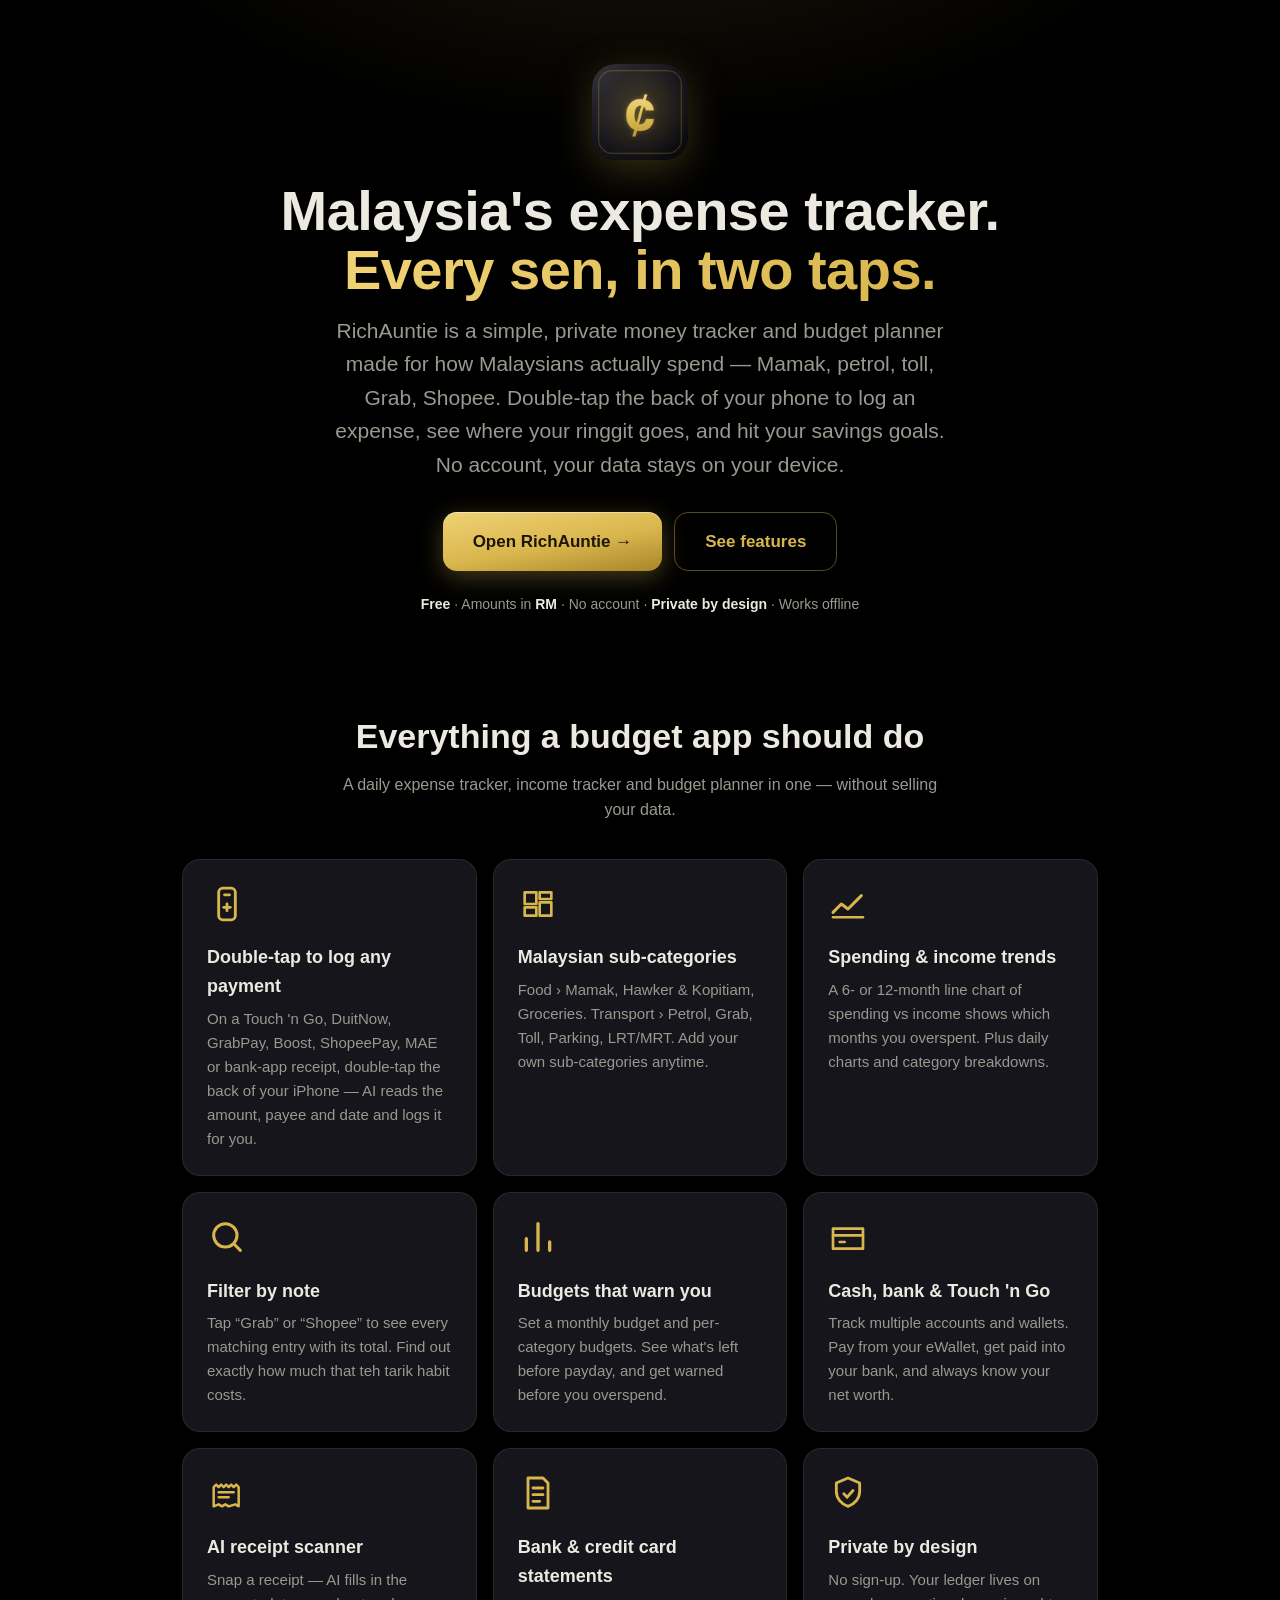
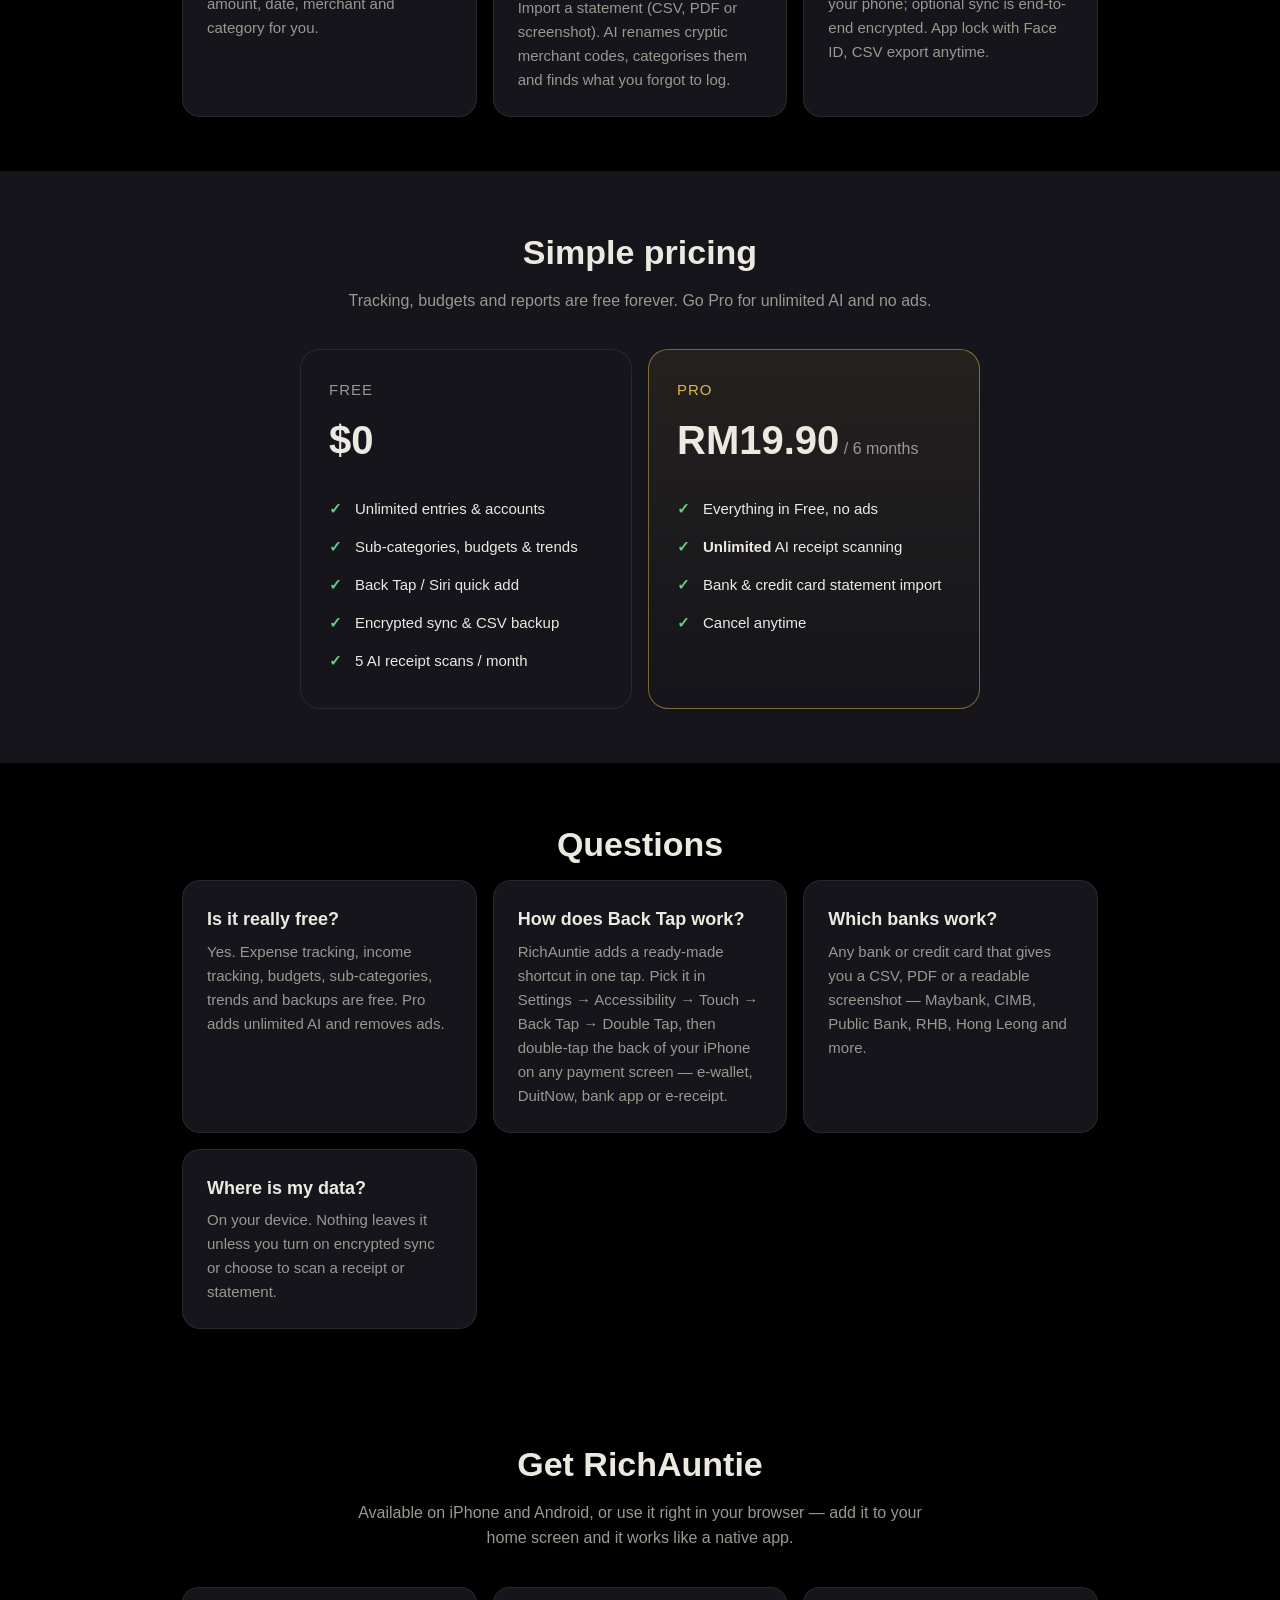
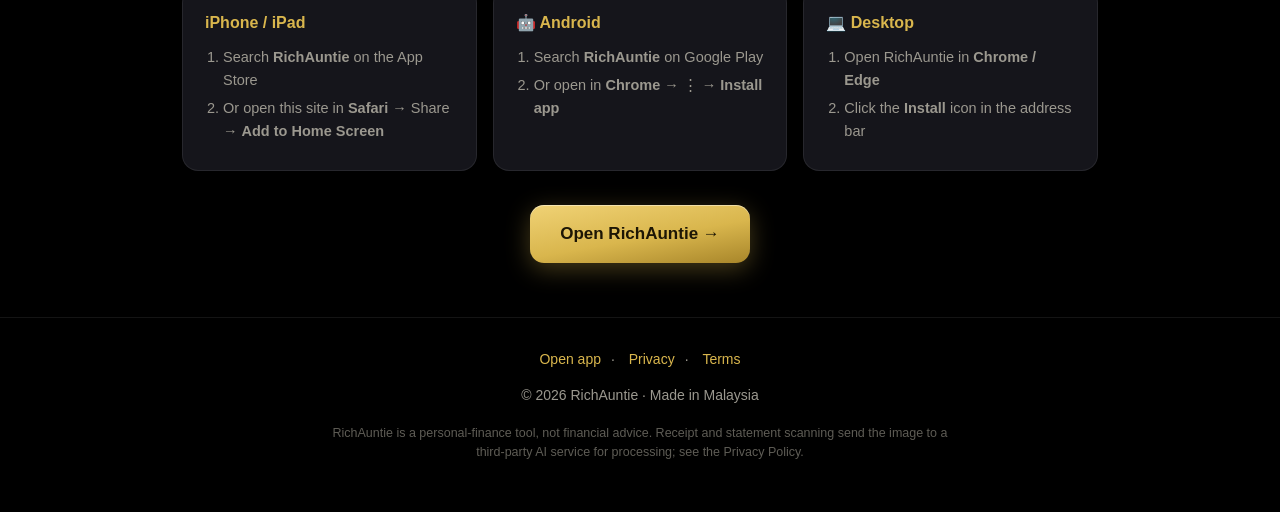
<file: landing.html>
<!DOCTYPE html>
<html lang="en-MY">
<head>
<meta charset="UTF-8">
<meta name="viewport" content="width=device-width, initial-scale=1, viewport-fit=cover">
<title>RichAuntie — Expense Tracker &amp; Budget App for Malaysia (RM)</title>
<meta name="description" content="RichAuntie is a free, private expense tracker and budget planner made for Malaysia. Track spending in RM, log Mamak, Grab, petrol and toll in seconds, scan receipts with AI, import bank &amp; credit card statements, and see spending vs income trends. No account needed.">
<meta name="keywords" content="Touch n Go expense tracker, DuitNow, GrabPay, Boost, ShopeePay, MAE, e-wallet tracker, expense tracker Malaysia, budget app Malaysia, money manager, spending tracker, budget planner, personal finance app, daily expense tracker, expense manager, bookkeeping app, money tracker RM, receipt scanner, bank statement import, credit card tracker, savings tracker, income tracker, bill tracker, household budget, cash flow, aplikasi rekod perbelanjaan, aplikasi bajet, pengurus wang, 记账 App, 记账, 理财, 马来西亚 记账">
<link rel="canonical" href="https://colinchin95.github.io/daily-ledger/landing.html">
<meta name="robots" content="index, follow">
<meta name="theme-color" content="#EDE4D5">
<meta property="og:type" content="website">
<meta property="og:site_name" content="RichAuntie">
<meta property="og:locale" content="en_MY">
<meta property="og:title" content="RichAuntie — Malaysia's private expense tracker">
<meta property="og:description" content="Log an expense in 2 seconds (even with a double-tap on the back of your phone). Budgets, sub-categories, spending &amp; income trends, AI receipt scanning. Your data stays on your device.">
<meta property="og:image" content="https://colinchin95.github.io/daily-ledger/icons/icon-1024.png">
<meta name="twitter:card" content="summary">
<meta name="twitter:title" content="RichAuntie — Expense Tracker &amp; Budget App for Malaysia">
<meta name="twitter:description" content="Private money tracker in RM. Budgets, trends, AI receipt scanning, bank statement import.">
<meta name="apple-itunes-app" content="app-id=6781631334">
<link rel="icon" type="image/png" href="icons/icon-192.png">
<link rel="apple-touch-icon" href="icons/apple-touch-icon.png">
<link rel="manifest" href="manifest.json">
<script type="application/ld+json">
{
  "@context": "https://schema.org",
  "@graph": [
    {
      "@type": "SoftwareApplication",
      "name": "RichAuntie: Expense Tracker",
      "alternateName": ["RichAuntie", "RichAuntie Budget App"],
      "applicationCategory": "FinanceApplication",
      "operatingSystem": "iOS, Android, Web",
      "description": "A private expense tracker and budget planner for Malaysia. Track spending and income in RM with sub-categories, budgets, spending vs income trends, AI receipt scanning and bank / credit card statement import.",
      "inLanguage": "en-MY",
      "countriesSupported": "MY",
      "image": "https://colinchin95.github.io/daily-ledger/icons/icon-1024.png",
      "url": "https://colinchin95.github.io/daily-ledger/landing.html",
      "offers": [
        { "@type": "Offer", "name": "Free", "price": "0", "priceCurrency": "MYR" },
        { "@type": "Offer", "name": "RichAuntie Pro (6 months)", "price": "19.90", "priceCurrency": "MYR" }
      ],
      "featureList": [
        "Expense and income tracking in Malaysian Ringgit (RM)",
        "Malaysian sub-categories: Mamak, hawker, groceries, petrol, Grab, toll, parking, LRT/MRT",
        "Double-tap the back of the iPhone on any payment screen (Touch 'n Go, DuitNow, GrabPay, Boost, ShopeePay, MAE, bank apps) and AI logs it automatically",
        "Monthly budgets and per-category budgets",
        "Spending vs income trend line chart",
        "Search and filter by note",
        "AI receipt scanning",
        "Bank and credit card statement import with AI categorisation",
        "Multiple accounts: cash, bank, Touch 'n Go eWallet",
        "End-to-end encrypted sync, CSV export, app lock"
      ]
    },
    {
      "@type": "FAQPage",
      "mainEntity": [
        {
          "@type": "Question",
          "name": "What is the best free expense tracker app in Malaysia?",
          "acceptedAnswer": { "@type": "Answer", "text": "RichAuntie is a free expense tracker built for Malaysia: amounts in RM, local categories like Mamak, petrol, toll and Grab, Touch 'n Go as an account, budgets and spending trends. It needs no account and keeps your data on your phone." }
        },
        {
          "@type": "Question",
          "name": "Can I log an expense without opening the app?",
          "acceptedAnswer": { "@type": "Answer", "text": "Yes. On iPhone, add RichAuntie's one-tap shortcut and link it to Back Tap. On any payment screen — Touch 'n Go, DuitNow, GrabPay, Boost, ShopeePay, MAE or your bank app — double-tap the back of your phone and AI logs the amount, payee and date for you. On Android, long-press the app icon and choose Log expense." }
        },
        {
          "@type": "Question",
          "name": "Can RichAuntie read my Maybank, CIMB or credit card statement?",
          "acceptedAnswer": { "@type": "Answer", "text": "With Pro you can import a CSV, PDF or screenshot of a bank or credit card statement. AI turns cryptic merchant codes into readable names, suggests categories and finds transactions you forgot to log." }
        },
        {
          "@type": "Question",
          "name": "Is my financial data private?",
          "acceptedAnswer": { "@type": "Answer", "text": "Your ledger is stored on your device. Optional cloud sync is end-to-end encrypted, so no one else can read it. Receipt or statement images are only sent to an AI service when you choose to scan them." }
        }
      ]
    }
  ]
}
</script>
<style>
  :root{
    --bg:#000; --surface:#15151b; --surface2:#1f1f28; --text:#ece9e1; --text2:#9b988f;
    --gold:#d9b64d; --gold-b:#f0d275; --gold-d:#a8862a; --green:#66cb87; --sep:rgba(255,255,255,.08);
    color-scheme:dark;
  }
  *{box-sizing:border-box;-webkit-tap-highlight-color:transparent}
  html{scroll-behavior:smooth}
  body{margin:0;background:var(--bg);color:var(--text);
    font-family:-apple-system,BlinkMacSystemFont,"Segoe UI","PingFang TC","Noto Sans TC",sans-serif;
    -webkit-font-smoothing:antialiased;line-height:1.6}
  a{color:var(--gold);text-decoration:none}
  .wrap{max-width:960px;margin:0 auto;padding:0 22px}
  .btn{display:inline-flex;align-items:center;gap:8px;justify-content:center;
    font-weight:700;font-size:17px;padding:15px 30px;border-radius:14px;border:none;cursor:pointer;
    color:#1d1605;background:linear-gradient(170deg,var(--gold-b),var(--gold) 55%,var(--gold-d));
    box-shadow:0 6px 24px rgba(217,182,77,.32),inset 0 1px 0 rgba(255,255,255,.45)}
  .btn.ghost{color:var(--gold);background:none;box-shadow:none;border:1px solid rgba(217,182,77,.4)}
  .btn:active{transform:scale(.98)}

  /* hero */
  header{padding:64px 0 40px;text-align:center;
    background:radial-gradient(900px 420px at 50% -120px,rgba(217,182,77,.12),transparent 60%)}
  .logo{width:96px;height:96px;border-radius:24px;display:block;margin:0 auto 22px;
    box-shadow:0 10px 40px rgba(217,182,77,.25)}
  h1{font-size:clamp(34px,7vw,56px);line-height:1.05;margin:0 0 14px;letter-spacing:-.5px}
  h1 .g{background:linear-gradient(90deg,var(--gold-b),var(--gold));-webkit-background-clip:text;background-clip:text;color:transparent}
  .sub{font-size:clamp(17px,3.4vw,21px);color:var(--text2);max-width:620px;margin:0 auto 30px}
  .cta-row{display:flex;gap:12px;justify-content:center;flex-wrap:wrap}
  .badges{margin-top:22px;color:var(--text2);font-size:14px}
  .badges b{color:var(--text)}

  section{padding:54px 0}
  h2{font-size:clamp(26px,4.5vw,34px);text-align:center;margin:0 0 8px}
  .lead{text-align:center;color:var(--text2);max-width:600px;margin:0 auto 36px}

  .grid{display:grid;grid-template-columns:repeat(auto-fit,minmax(230px,1fr));gap:16px}
  .card{background:var(--surface);border:1px solid var(--sep);border-radius:18px;padding:24px}
  .card .ic{width:40px;height:40px;color:var(--gold);margin-bottom:12px}
  .card h3{margin:0 0 6px;font-size:18px}
  .card p{margin:0;color:var(--text2);font-size:15px}

  /* pricing */
  .price-grid{display:grid;grid-template-columns:repeat(auto-fit,minmax(260px,1fr));gap:16px;max-width:680px;margin:0 auto}
  .plan{background:var(--surface);border:1px solid var(--sep);border-radius:20px;padding:28px}
  .plan.pro{border-color:rgba(217,182,77,.5);background:linear-gradient(180deg,rgba(217,182,77,.08),var(--surface))}
  .plan .name{font-size:15px;letter-spacing:1px;color:var(--text2);text-transform:uppercase}
  .plan .amt{font-size:40px;font-weight:800;margin:6px 0 2px}
  .plan .amt span{font-size:16px;font-weight:500;color:var(--text2)}
  .plan ul{list-style:none;padding:0;margin:18px 0 0}
  .plan li{padding:7px 0 7px 26px;position:relative;color:var(--text);font-size:15px}
  .plan li::before{content:"✓";position:absolute;left:0;color:var(--green);font-weight:700}

  /* install */
  .steps{display:grid;grid-template-columns:repeat(auto-fit,minmax(240px,1fr));gap:16px}
  .step{background:var(--surface);border:1px solid var(--sep);border-radius:16px;padding:22px}
  .step .os{font-weight:700;color:var(--gold);margin-bottom:10px}
  .step ol{margin:0;padding-left:18px;color:var(--text2);font-size:14.5px}
  .step li{margin:5px 0}

  footer{border-top:1px solid var(--sep);padding:30px 0 50px;text-align:center;color:var(--text2);font-size:14px}
  footer a{margin:0 10px}
  .disclaimer{max-width:640px;margin:18px auto 0;font-size:12.5px;color:#5e5c55;line-height:1.5}
</style>
</head>
<body>

<header>
  <div class="wrap">
    <img class="logo" src="icons/icon-512.png" alt="RichAuntie expense tracker app icon" width="96" height="96">
    <h1>Malaysia's expense tracker.<br><span class="g">Every sen, in two taps.</span></h1>
    <p class="sub">RichAuntie is a simple, private money tracker and budget planner made for how Malaysians actually spend — Mamak, petrol, toll, Grab, Shopee. Double-tap the back of your phone to log an expense, see where your ringgit goes, and hit your savings goals. No account, your data stays on your device.</p>
    <div class="cta-row">
      <a class="btn" href="./">Open RichAuntie →</a>
      <a class="btn ghost" href="#features">See features</a>
    </div>
    <div class="badges"><b>Free</b> · Amounts in <b>RM</b> · No account · <b>Private by design</b> · Works offline</div>
  </div>
</header>

<section id="features">
  <div class="wrap">
    <h2>Everything a budget app should do</h2>
    <p class="lead">A daily expense tracker, income tracker and budget planner in one — without selling your data.</p>
    <div class="grid">
      <div class="card">
        <svg class="ic" viewBox="0 0 24 24" fill="none"><rect x="7" y="2.5" width="10" height="19" rx="2.5" stroke="currentColor" stroke-width="1.7"/><path d="M10.5 6.5h3M12 12v4M10 14h4" stroke="currentColor" stroke-width="1.7" stroke-linecap="round"/></svg>
        <h3>Double-tap to log any payment</h3>
        <p>On a Touch 'n Go, DuitNow, GrabPay, Boost, ShopeePay, MAE or bank-app receipt, double-tap the back of your iPhone — AI reads the amount, payee and date and logs it for you.</p>
      </div>
      <div class="card">
        <svg class="ic" viewBox="0 0 24 24" fill="none"><path d="M4 5h7v7H4zM13 5h7v4h-7zM13 11h7v8h-7zM4 14h7v5H4z" stroke="currentColor" stroke-width="1.6" stroke-linejoin="round"/></svg>
        <h3>Malaysian sub-categories</h3>
        <p>Food › Mamak, Hawker &amp; Kopitiam, Groceries. Transport › Petrol, Grab, Toll, Parking, LRT/MRT. Add your own sub-categories anytime.</p>
      </div>
      <div class="card">
        <svg class="ic" viewBox="0 0 24 24" fill="none"><path d="M3 17l5-5 4 3 8-8" stroke="currentColor" stroke-width="1.8" stroke-linecap="round" stroke-linejoin="round"/><path d="M3 20h18" stroke="currentColor" stroke-width="1.5" stroke-linecap="round"/></svg>
        <h3>Spending &amp; income trends</h3>
        <p>A 6- or 12-month line chart of spending vs income shows which months you overspent. Plus daily charts and category breakdowns.</p>
      </div>
      <div class="card">
        <svg class="ic" viewBox="0 0 24 24" fill="none"><circle cx="11" cy="11" r="7" stroke="currentColor" stroke-width="1.8"/><path d="m20 20-3.2-3.2" stroke="currentColor" stroke-width="1.8" stroke-linecap="round"/></svg>
        <h3>Filter by note</h3>
        <p>Tap “Grab” or “Shopee” to see every matching entry with its total. Find out exactly how much that teh tarik habit costs.</p>
      </div>
      <div class="card">
        <svg class="ic" viewBox="0 0 24 24" fill="none"><path d="M5 20v-7M12 20V4M19 20v-5" stroke="currentColor" stroke-width="2" stroke-linecap="round"/></svg>
        <h3>Budgets that warn you</h3>
        <p>Set a monthly budget and per-category budgets. See what's left before payday, and get warned before you overspend.</p>
      </div>
      <div class="card">
        <svg class="ic" viewBox="0 0 24 24" fill="none"><path d="M3 7h18v12H3z" stroke="currentColor" stroke-width="1.6" stroke-linejoin="round"/><path d="M3 11h18M7 15h3" stroke="currentColor" stroke-width="1.6" stroke-linecap="round"/></svg>
        <h3>Cash, bank &amp; Touch 'n Go</h3>
        <p>Track multiple accounts and wallets. Pay from your eWallet, get paid into your bank, and always know your net worth.</p>
      </div>
      <div class="card">
        <svg class="ic" viewBox="0 0 24 24" fill="none"><path d="M4 8.5 5.5 7 7 8.5 8.5 7 10 8.5 11.5 7 13 8.5 14.5 7 16 8.5 17.5 7 19 8.5V20l-2-1.2L13 20l-2-1.2L9 20l-2-1.2L4 20V8.5Z" stroke="currentColor" stroke-width="1.5" stroke-linejoin="round"/><path d="M7 11.5h9M7 14.5h6" stroke="currentColor" stroke-width="1.5" stroke-linecap="round"/></svg>
        <h3>AI receipt scanner</h3>
        <p>Snap a receipt — AI fills in the amount, date, merchant and category for you.</p>
      </div>
      <div class="card">
        <svg class="ic" viewBox="0 0 24 24" fill="none"><path d="M6 3h9l3 3v15H6z" stroke="currentColor" stroke-width="1.7" stroke-linejoin="round"/><path d="M9 9h6M9 13h6M9 17h4" stroke="currentColor" stroke-width="1.7" stroke-linecap="round"/></svg>
        <h3>Bank &amp; credit card statements</h3>
        <p>Import a statement (CSV, PDF or screenshot). AI renames cryptic merchant codes, categorises them and finds what you forgot to log.</p>
      </div>
      <div class="card">
        <svg class="ic" viewBox="0 0 24 24" fill="none"><path d="M12 3 5 6v5c0 4.2 2.9 7.6 7 9 4.1-1.4 7-4.8 7-9V6l-7-3Z" stroke="currentColor" stroke-width="1.7" stroke-linejoin="round"/><path d="m9.5 12.5 2 2 3.5-4" stroke="currentColor" stroke-width="1.7" stroke-linecap="round" stroke-linejoin="round"/></svg>
        <h3>Private by design</h3>
        <p>No sign-up. Your ledger lives on your phone; optional sync is end-to-end encrypted. App lock with Face ID, CSV export anytime.</p>
      </div>
    </div>
  </div>
</section>

<section style="background:var(--surface)">
  <div class="wrap">
    <h2>Simple pricing</h2>
    <p class="lead">Tracking, budgets and reports are free forever. Go Pro for unlimited AI and no ads.</p>
    <div class="price-grid">
      <div class="plan">
        <div class="name">Free</div>
        <div class="amt">$0</div>
        <ul>
          <li>Unlimited entries &amp; accounts</li>
          <li>Sub-categories, budgets &amp; trends</li>
          <li>Back Tap / Siri quick add</li>
          <li>Encrypted sync &amp; CSV backup</li>
          <li>5 AI receipt scans / month</li>
        </ul>
      </div>
      <div class="plan pro">
        <div class="name" style="color:var(--gold)">Pro</div>
        <div class="amt">RM19.90<span> / 6 months</span></div>
        <ul>
          <li>Everything in Free, no ads</li>
          <li><b>Unlimited</b> AI receipt scanning</li>
          <li>Bank &amp; credit card statement import</li>
          <li>Cancel anytime</li>
        </ul>
      </div>
    </div>
  </div>
</section>

<section id="faq">
  <div class="wrap">
    <h2>Questions</h2>
    <div class="grid">
      <div class="card"><h3>Is it really free?</h3><p>Yes. Expense tracking, income tracking, budgets, sub-categories, trends and backups are free. Pro adds unlimited AI and removes ads.</p></div>
      <div class="card"><h3>How does Back Tap work?</h3><p>RichAuntie adds a ready-made shortcut in one tap. Pick it in Settings → Accessibility → Touch → Back Tap → Double Tap, then double-tap the back of your iPhone on any payment screen — e-wallet, DuitNow, bank app or e-receipt.</p></div>
      <div class="card"><h3>Which banks work?</h3><p>Any bank or credit card that gives you a CSV, PDF or a readable screenshot — Maybank, CIMB, Public Bank, RHB, Hong Leong and more.</p></div>
      <div class="card"><h3>Where is my data?</h3><p>On your device. Nothing leaves it unless you turn on encrypted sync or choose to scan a receipt or statement.</p></div>
    </div>
  </div>
</section>

<section id="install">
  <div class="wrap">
    <h2>Get RichAuntie</h2>
    <p class="lead">Available on iPhone and Android, or use it right in your browser — add it to your home screen and it works like a native app.</p>
    <div class="steps">
      <div class="step">
        <div class="os"> iPhone / iPad</div>
        <ol>
          <li>Search <b>RichAuntie</b> on the App Store</li>
          <li>Or open this site in <b>Safari</b> → Share → <b>Add to Home Screen</b></li>
        </ol>
      </div>
      <div class="step">
        <div class="os">🤖 Android</div>
        <ol>
          <li>Search <b>RichAuntie</b> on Google Play</li>
          <li>Or open in <b>Chrome</b> → ⋮ → <b>Install app</b></li>
        </ol>
      </div>
      <div class="step">
        <div class="os">💻 Desktop</div>
        <ol>
          <li>Open RichAuntie in <b>Chrome / Edge</b></li>
          <li>Click the <b>Install</b> icon in the address bar</li>
        </ol>
      </div>
    </div>
    <div class="cta-row" style="margin-top:34px"><a class="btn" href="./">Open RichAuntie →</a></div>
  </div>
</section>

<footer>
  <div class="wrap">
    <div>
      <a href="./">Open app</a>·
      <a href="privacy.html">Privacy</a>·
      <a href="terms.html">Terms</a>
    </div>
    <p style="margin:14px 0 0">© 2026 RichAuntie · Made in Malaysia</p>
    <p class="disclaimer">RichAuntie is a personal-finance tool, not financial advice. Receipt and statement scanning send the image to a third-party AI service for processing; see the Privacy Policy.</p>
  </div>
</footer>

</body>
</html>
</file>
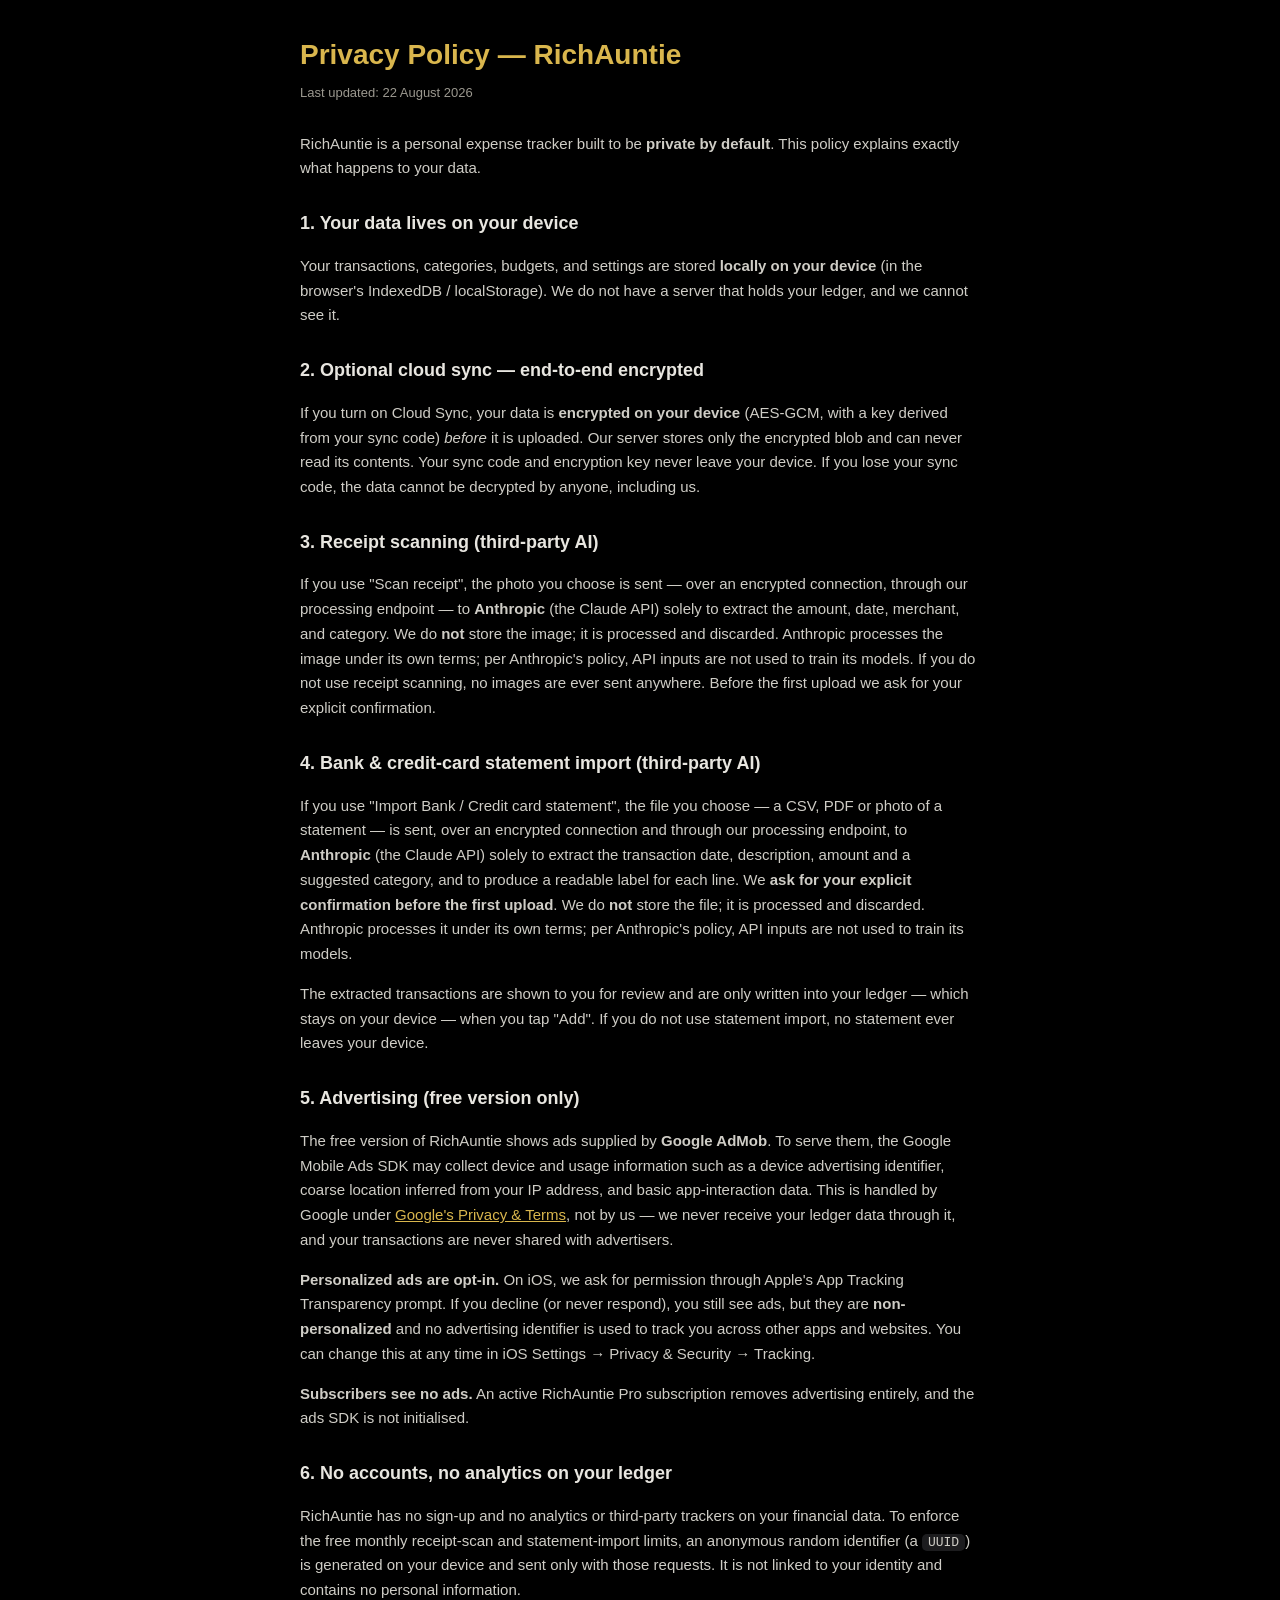
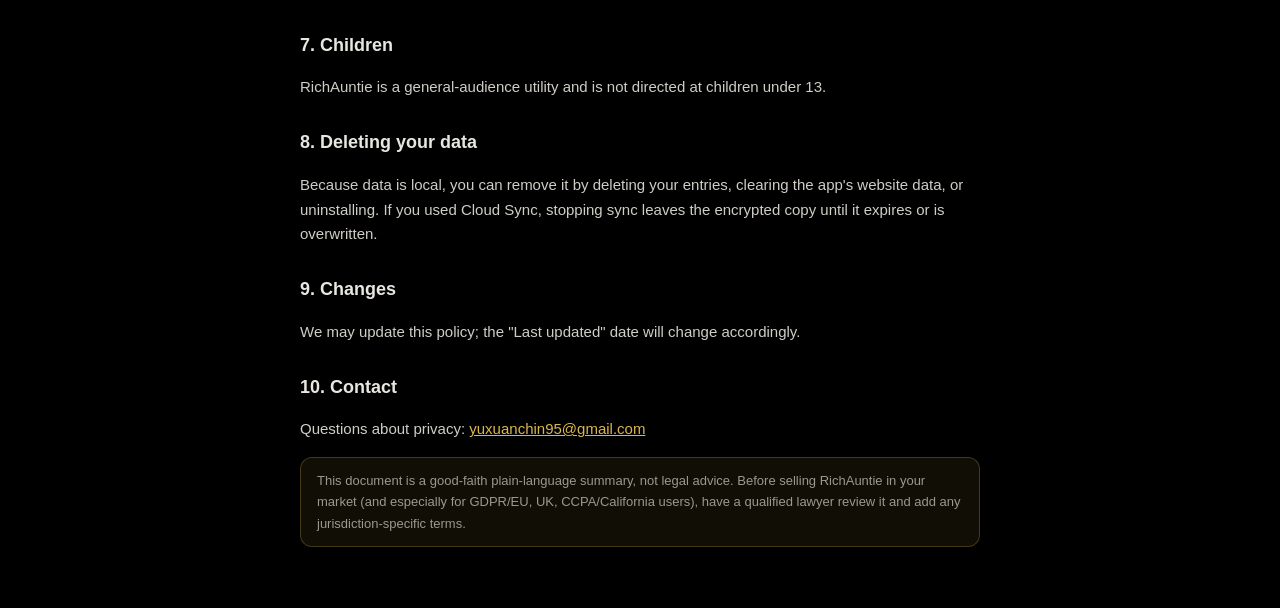
<file: privacy.html>
<!DOCTYPE html>
<html lang="en">
<head>
<meta charset="UTF-8">
<meta name="viewport" content="width=device-width, initial-scale=1, viewport-fit=cover">
<title>RichAuntie — Privacy Policy</title>
<style>
  :root { color-scheme: dark; }
  body { margin:0; background:#000; color:#e8e6e0; font-family:-apple-system,BlinkMacSystemFont,"Segoe UI",sans-serif; line-height:1.65; }
  main { max-width:680px; margin:0 auto; padding:32px 20px calc(env(safe-area-inset-bottom) + 48px); }
  h1 { font-size:28px; color:#d9b64d; margin:0 0 4px; }
  .eff { color:#9b988f; font-size:13px; margin-bottom:28px; }
  h2 { font-size:18px; margin:28px 0 8px; }
  p, li { color:#cfcdc6; font-size:15px; }
  a { color:#d9b64d; }
  .note { background:rgba(217,182,77,0.08); border:1px solid rgba(217,182,77,0.25); border-radius:12px; padding:12px 16px; font-size:13px; color:#9b988f; }
  code { background:#1c1c1e; padding:1px 6px; border-radius:5px; font-size:13px; }
</style>
</head>
<body>
<main>
  <h1>Privacy Policy — RichAuntie</h1>
  <div class="eff">Last updated: 22 August 2026</div>

  <p>RichAuntie is a personal expense tracker built to be <strong>private by default</strong>. This policy explains exactly what happens to your data.</p>

  <h2>1. Your data lives on your device</h2>
  <p>Your transactions, categories, budgets, and settings are stored <strong>locally on your device</strong> (in the browser's IndexedDB / localStorage). We do not have a server that holds your ledger, and we cannot see it.</p>

  <h2>2. Optional cloud sync — end-to-end encrypted</h2>
  <p>If you turn on Cloud Sync, your data is <strong>encrypted on your device</strong> (AES-GCM, with a key derived from your sync code) <em>before</em> it is uploaded. Our server stores only the encrypted blob and can never read its contents. Your sync code and encryption key never leave your device. If you lose your sync code, the data cannot be decrypted by anyone, including us.</p>

  <h2>3. Receipt scanning (third-party AI)</h2>
  <p>If you use "Scan receipt", the photo you choose is sent — over an encrypted connection, through our processing endpoint — to <strong>Anthropic</strong> (the Claude API) solely to extract the amount, date, merchant, and category. We do <strong>not</strong> store the image; it is processed and discarded. Anthropic processes the image under its own terms; per Anthropic's policy, API inputs are not used to train its models. If you do not use receipt scanning, no images are ever sent anywhere. Before the first upload we ask for your explicit confirmation.</p>

  <h2>4. Bank &amp; credit-card statement import (third-party AI)</h2>
  <p>If you use "Import Bank / Credit card statement", the file you choose — a CSV, PDF or photo of a statement — is sent, over an encrypted connection and through our processing endpoint, to <strong>Anthropic</strong> (the Claude API) solely to extract the transaction date, description, amount and a suggested category, and to produce a readable label for each line. We <strong>ask for your explicit confirmation before the first upload</strong>. We do <strong>not</strong> store the file; it is processed and discarded. Anthropic processes it under its own terms; per Anthropic's policy, API inputs are not used to train its models.</p>
  <p>The extracted transactions are shown to you for review and are only written into your ledger — which stays on your device — when you tap "Add". If you do not use statement import, no statement ever leaves your device.</p>

  <h2>5. Advertising (free version only)</h2>
  <p>The free version of RichAuntie shows ads supplied by <strong>Google AdMob</strong>. To serve them, the Google Mobile Ads SDK may collect device and usage information such as a device advertising identifier, coarse location inferred from your IP address, and basic app-interaction data. This is handled by Google under <a href="https://policies.google.com/technologies/partner-sites" target="_blank" rel="noopener">Google's Privacy &amp; Terms</a>, not by us — we never receive your ledger data through it, and your transactions are never shared with advertisers.</p>
  <p><strong>Personalized ads are opt-in.</strong> On iOS, we ask for permission through Apple's App Tracking Transparency prompt. If you decline (or never respond), you still see ads, but they are <strong>non-personalized</strong> and no advertising identifier is used to track you across other apps and websites. You can change this at any time in iOS Settings &rarr; Privacy &amp; Security &rarr; Tracking.</p>
  <p><strong>Subscribers see no ads.</strong> An active RichAuntie Pro subscription removes advertising entirely, and the ads SDK is not initialised.</p>

  <h2>6. No accounts, no analytics on your ledger</h2>
  <p>RichAuntie has no sign-up and no analytics or third-party trackers on your financial data. To enforce the free monthly receipt-scan and statement-import limits, an anonymous random identifier (a <code>UUID</code>) is generated on your device and sent only with those requests. It is not linked to your identity and contains no personal information.</p>

  <h2>7. Children</h2>
  <p>RichAuntie is a general-audience utility and is not directed at children under 13.</p>

  <h2>8. Deleting your data</h2>
  <p>Because data is local, you can remove it by deleting your entries, clearing the app's website data, or uninstalling. If you used Cloud Sync, stopping sync leaves the encrypted copy until it expires or is overwritten.</p>

  <h2>9. Changes</h2>
  <p>We may update this policy; the "Last updated" date will change accordingly.</p>

  <h2>10. Contact</h2>
  <p>Questions about privacy: <a href="mailto:yuxuanchin95@gmail.com">yuxuanchin95@gmail.com</a></p>

  <p class="note">This document is a good-faith plain-language summary, not legal advice. Before selling RichAuntie in your market (and especially for GDPR/EU, UK, CCPA/California users), have a qualified lawyer review it and add any jurisdiction-specific terms.</p>
</main>
</body>
</html>
</file>
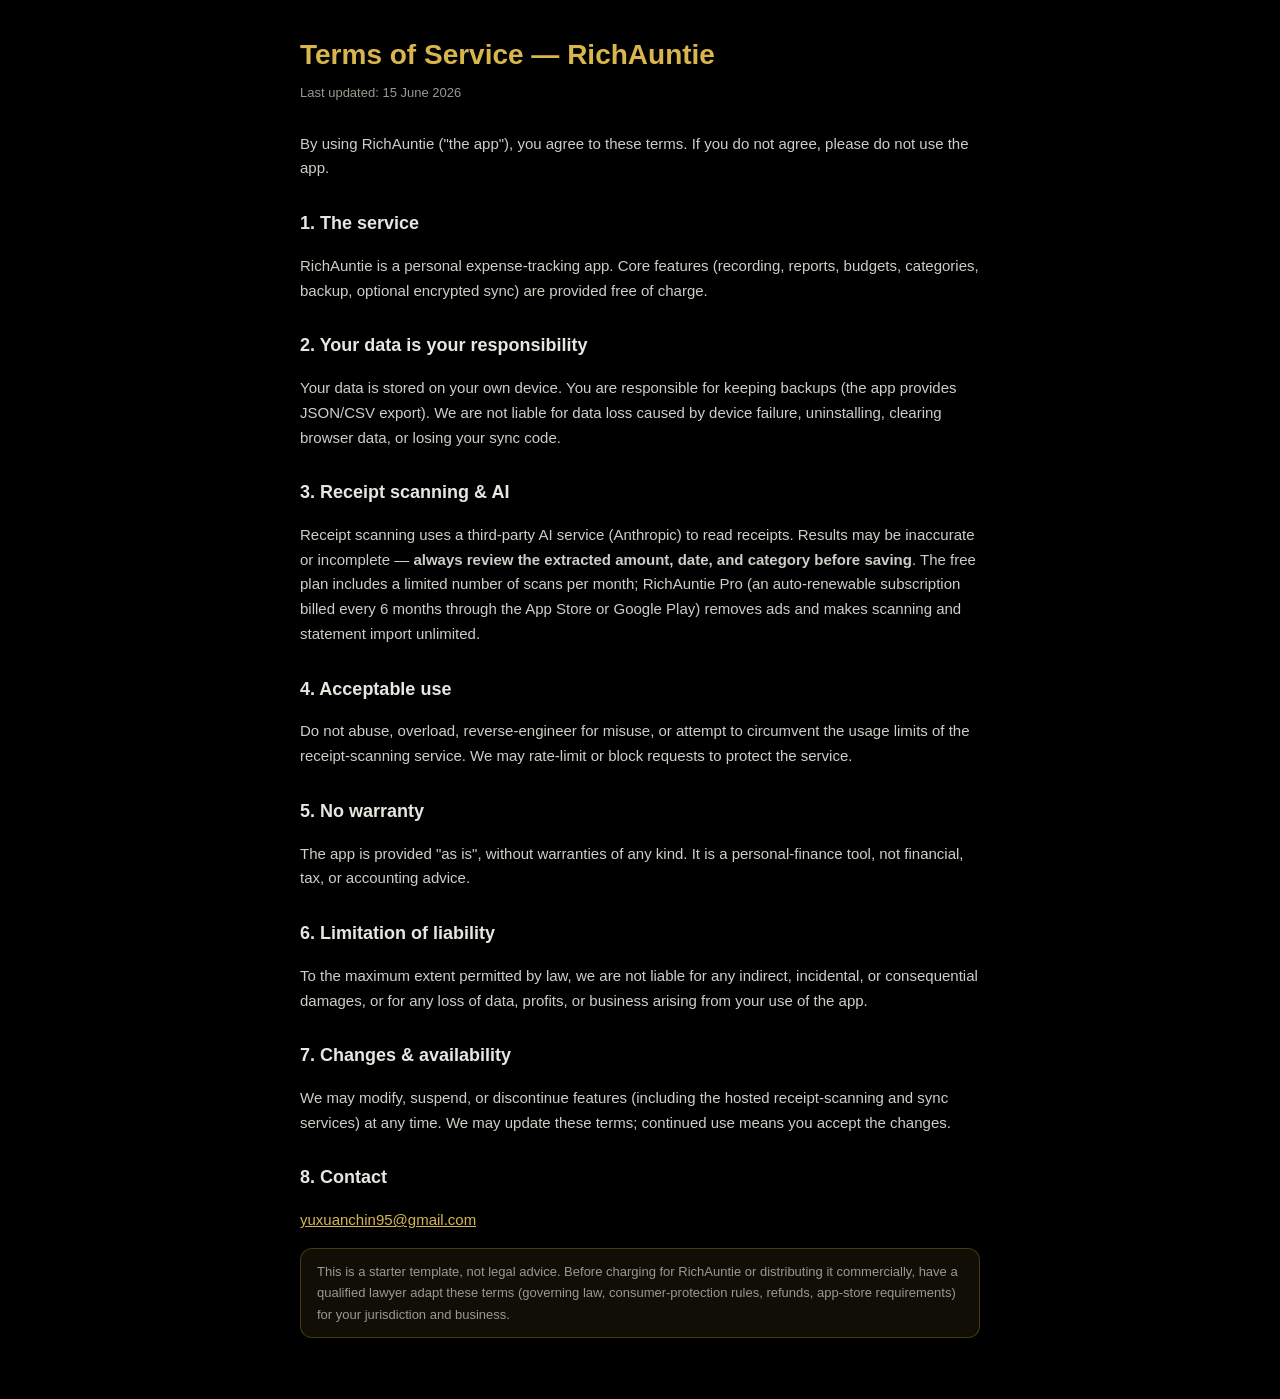
<file: terms.html>
<!DOCTYPE html>
<html lang="en">
<head>
<meta charset="UTF-8">
<meta name="viewport" content="width=device-width, initial-scale=1, viewport-fit=cover">
<title>RichAuntie — Terms of Service</title>
<style>
  :root { color-scheme: dark; }
  body { margin:0; background:#000; color:#e8e6e0; font-family:-apple-system,BlinkMacSystemFont,"Segoe UI",sans-serif; line-height:1.65; }
  main { max-width:680px; margin:0 auto; padding:32px 20px calc(env(safe-area-inset-bottom) + 48px); }
  h1 { font-size:28px; color:#d9b64d; margin:0 0 4px; }
  .eff { color:#9b988f; font-size:13px; margin-bottom:28px; }
  h2 { font-size:18px; margin:28px 0 8px; }
  p, li { color:#cfcdc6; font-size:15px; }
  a { color:#d9b64d; }
  .note { background:rgba(217,182,77,0.08); border:1px solid rgba(217,182,77,0.25); border-radius:12px; padding:12px 16px; font-size:13px; color:#9b988f; }
</style>
</head>
<body>
<main>
  <h1>Terms of Service — RichAuntie</h1>
  <div class="eff">Last updated: 15 June 2026</div>

  <p>By using RichAuntie ("the app"), you agree to these terms. If you do not agree, please do not use the app.</p>

  <h2>1. The service</h2>
  <p>RichAuntie is a personal expense-tracking app. Core features (recording, reports, budgets, categories, backup, optional encrypted sync) are provided free of charge.</p>

  <h2>2. Your data is your responsibility</h2>
  <p>Your data is stored on your own device. You are responsible for keeping backups (the app provides JSON/CSV export). We are not liable for data loss caused by device failure, uninstalling, clearing browser data, or losing your sync code.</p>

  <h2>3. Receipt scanning &amp; AI</h2>
  <p>Receipt scanning uses a third-party AI service (Anthropic) to read receipts. Results may be inaccurate or incomplete — <strong>always review the extracted amount, date, and category before saving</strong>. The free plan includes a limited number of scans per month; RichAuntie Pro (an auto-renewable subscription billed every 6 months through the App Store or Google Play) removes ads and makes scanning and statement import unlimited.</p>

  <h2>4. Acceptable use</h2>
  <p>Do not abuse, overload, reverse-engineer for misuse, or attempt to circumvent the usage limits of the receipt-scanning service. We may rate-limit or block requests to protect the service.</p>

  <h2>5. No warranty</h2>
  <p>The app is provided "as is", without warranties of any kind. It is a personal-finance tool, not financial, tax, or accounting advice.</p>

  <h2>6. Limitation of liability</h2>
  <p>To the maximum extent permitted by law, we are not liable for any indirect, incidental, or consequential damages, or for any loss of data, profits, or business arising from your use of the app.</p>

  <h2>7. Changes &amp; availability</h2>
  <p>We may modify, suspend, or discontinue features (including the hosted receipt-scanning and sync services) at any time. We may update these terms; continued use means you accept the changes.</p>

  <h2>8. Contact</h2>
  <p><a href="mailto:yuxuanchin95@gmail.com">yuxuanchin95@gmail.com</a></p>

  <p class="note">This is a starter template, not legal advice. Before charging for RichAuntie or distributing it commercially, have a qualified lawyer adapt these terms (governing law, consumer-protection rules, refunds, app-store requirements) for your jurisdiction and business.</p>
</main>
</body>
</html>
</file>
<file: style.css>
/* RichAuntie — 香檳絲綢主題(取色自 App 圖示:絲綢、金幣、酒紅指甲) */
:root {
  /* 左右安全區:App 欄位(最寬 480px、置中)落在安全區外的寬度。
     有些機型感測器島和狀態列在右上角直排(iPhone Duo 直向實測 top 0、right 84px),只讓 top 會被蓋住。
     一般 iPhone 直向左右都是 0;橫向時欄位離邊夠遠,也算出 0,版面不變 */
  --inset-l: max(0px, env(safe-area-inset-left, 0px) - max(0px, (100vw - 480px) / 2));
  --inset-r: max(0px, env(safe-area-inset-right, 0px) - max(0px, (100vw - 480px) / 2));
  --bg: #EDE4D5;
  --surface: #F8F3EA;
  --surface-2: #E4D9C6;
  --surface-3: #D6C7AE;
  --separator: rgba(90, 74, 55, 0.16);
  --text: #2B2118;
  /* 次要 / 三級文字:在 bg、surface、surface-2 上都 ≥ 4.5:1(說明文字、placeholder、分頁標籤) */
  --text-2: #5E5347;
  --text-3: #6A5D50;
  /* ---- 語意色:每個顏色只做一件事 ----
     accent   = 主要 CTA、選中狀態、連結
     positive = 收入、正向變化(只有這兩種)
     negative = 負餘額、超支、刪除(只有這三種)
     warning  = 接近上限(預算 ≥ 90%)、需要注意 */
  --accent: #755C10;          /* 對 bg 5.06:1 */
  --accent-soft: rgba(117, 92, 16, 0.13);  /* 選中狀態的淺底 */
  --positive: #2F6B45;        /* 對 bg 5.03:1 */
  --negative: #8E2A20;        /* 對 bg 6.66:1 */
  --warning: #8A5A00;
  --cat-none: #8C95A3;        /* 找不到分類時的中性灰 */
  --knob: #FFFFFF;            /* 開關圓鈕:深淺色都是白 */
  --on-color: #FFFFFF;        /* 彩色徽章上的字 */
  --on-accent: #FDFAF2;       /* accent 底上的字 */
  --gold-bright: #C9A227; /* 漸層頂端,維持金屬光澤(階段 5 會拿掉 Save 的漸層) */
  --gold-deep: #5A4708;
  --blur-bar: rgba(243, 236, 224, 0.82);
  --on-gold: #FDFAF2;
  --serif: ui-serif, "New York", Georgia, "Songti TC", "Songti SC", serif;
  --spring: cubic-bezier(0.32, 0.72, 0.33, 1);
  /* 趨勢圖兩條線(validate_palette.js 通過:淺色底 CVD ΔE 10.4、對比 ≥ 3:1) */
  --chart-spent: #B07F0E;
  --chart-income: #0F7B5E;
}

/* 深色:午夜絲絨——同一套語言的暗面(濃咖啡地 + 香檳字 + 金) */
@media (prefers-color-scheme: dark) {
  :root:not([data-theme="light"]) {
    --bg: #17120C;
    --surface: #221B13;
    --surface-2: #2E251A;
    --surface-3: #3C3122;
    --separator: rgba(226, 205, 170, 0.16);
    --text: #F0E6D4;
    --text-2: #B3A794;        /* ≥ 6.3:1 */
    --text-3: #9C907E;        /* ≥ 4.8:1 */
    --accent: #D4AF37;
    --accent-soft: rgba(212, 175, 55, 0.16);
    --positive: #8FB07F;
    --negative: #D97A6A;
    --warning: #E0A040;
    --cat-none: #8C95A3;
    --on-accent: #1D1605;
    --gold-bright: #E8C963;
    --gold-deep: #A8862A;
    --blur-bar: rgba(23, 18, 12, 0.82);
    --on-gold: #1D1605;
    /* 深色底另外驗證過的一組(CVD ΔE 10.0) */
    --chart-spent: #B8891A;
    --chart-income: #1A9A7A;
  }
}

* { box-sizing: border-box; -webkit-tap-highlight-color: transparent; }

html, body {
  margin: 0;
  padding: 0;
  background: var(--bg);
  color: var(--text);
  font-family: -apple-system, BlinkMacSystemFont, "PingFang TC", "Noto Sans TC", "Microsoft JhengHei", sans-serif;
  font-variant-numeric: tabular-nums;   /* 所有金額對齊 */
  -webkit-font-smoothing: antialiased;
  touch-action: manipulation; /* 關掉雙擊放大手勢 */
  overscroll-behavior: none;  /* 拖過頭不要把整頁拖走(iOS WebView 會卡住不回彈) */
  overflow-x: hidden;         /* 禁止橫向拖移 */
  -webkit-text-size-adjust: 100%;
}

body {
  max-width: 480px;
  margin: 0 auto;
  min-height: 100dvh;
  padding-bottom: 120px;
  padding-left: var(--inset-l);
  padding-right: var(--inset-r);
}

.num { font-variant-numeric: tabular-nums; }

/* 連結一律 accent、無底線(不可是瀏覽器預設藍) */
a, a:visited { color: var(--accent); text-decoration: none; }

/* ---------- 頂部:Large Title ---------- */
.app-header {
  padding: calc(env(safe-area-inset-top) + 6px) 20px 6px;
}

.nav-bar {
  display: flex;
  align-items: center;
  justify-content: space-between;
  min-height: 40px;
}

.nav-spacer { min-width: 48px; }

.nav-btn {
  background: none;
  border: none;
  padding: 8px 0;
  min-width: 48px;
  text-align: right;
  font-family: inherit;
  font-size: 17px;
  color: var(--accent);
  cursor: pointer;
}

.nav-btn.strong { font-weight: 600; }
.nav-btn.left { text-align: left; }
.nav-btn:active { opacity: 0.4; }

/* 英文時收斂中文式字距 */
body[data-lang="en"] .save-btn { letter-spacing: 1px; }
body[data-lang="en"] .summary-caption { letter-spacing: 0.3px; }

/* ---------- 視圖 ---------- */
.view { padding: 12px 16px 0; }

/* ---------- 明細列表(iOS inset grouped) ---------- */
.date-group { margin-bottom: 22px; }

.date-header {
  display: flex;
  justify-content: space-between;
  align-items: baseline;
  gap: 10px;
  padding: 0 16px 7px;
  font-size: 13px;
  color: var(--text-2);
}

.date-header .day-sums {
  display: flex;
  gap: 10px;
  font-variant-numeric: tabular-nums;
  color: var(--text-3);
}

.date-header .day-income { color: var(--positive); opacity: 0.85; }

.group-card {
  background: var(--surface);
  border-radius: 14px;
  overflow: hidden;
}

.cat-dot {
  width: 11px;
  height: 11px;
  border-radius: 50%;
  flex: none;
}

/* ---------- 空狀態 ---------- */
.empty-state {
  text-align: center;
  padding: 80px 24px;
  color: var(--text-3);
}

.empty-icon { font-size: 28px; color: var(--accent); opacity: 0.5; margin-bottom: 14px; }
.empty-state p { margin: 4px 0; font-size: 15px; }
.empty-hint { font-size: 13px !important; }

/* ---------- 報表 ---------- */
.month-nav {
  display: flex;
  align-items: center;
  justify-content: center;
  gap: 4px;
}
.month-nav[hidden] { display: none; }

.month-arrow {
  background: none;
  border: none;
  width: 44px;
  height: 36px;
  font-size: 26px;
  line-height: 1;
  color: var(--accent);
  cursor: pointer;
  font-family: inherit;
}

.month-arrow:disabled { color: var(--text-3); }
.month-arrow:not(:disabled):active { opacity: 0.4; }

.month-label {
  min-width: 130px;
  text-align: center;
  font-size: 17px;
  font-weight: 600;
}

.card {
  background: var(--surface);
  border-radius: 16px;
  padding: 18px;
  margin-bottom: 14px;
}

.summary-card { text-align: center; padding: 20px 18px 16px; }

.summary-caption {
  font-size: 11px;
  color: var(--text-2);
  margin-bottom: 8px;
  letter-spacing: 1.6px;
  text-transform: uppercase;
}

.summary-amount {
  font-family: var(--serif);
  font-size: 44px;
  font-weight: 600;
  font-variant-numeric: tabular-nums;
  letter-spacing: -0.5px;
}

.summary-sub {
  display: flex;
  justify-content: center;
  align-items: center;
  gap: 14px;
  font-size: 14px;
  color: var(--text-2);
}

.summary-divider { width: 0.5px; height: 14px; background: var(--separator); }

.income-text { color: var(--positive); }
.negative-text { color: var(--negative); }

/* 分類佔比 */
.breakdown-card { padding: 6px 16px; }

.breakdown-row { padding: 13px 0; position: relative; }

.breakdown-row + .breakdown-row::before {
  content: "";
  position: absolute;
  top: 0;
  left: 0;
  right: 0;
  height: 0.5px;
  background: var(--separator);
}

.breakdown-top {
  display: flex;
  align-items: center;
  gap: 9px;
  margin-bottom: 8px;
  font-size: 15px;
}

.breakdown-top .cat-dot { width: 9px; height: 9px; }
.breakdown-name { flex: 1; font-weight: 500; }
.breakdown-pct { color: var(--text-2); font-size: 13px; font-variant-numeric: tabular-nums; }
.breakdown-amount { font-weight: 600; font-variant-numeric: tabular-nums; }

.breakdown-bar-track {
  height: 5px;
  border-radius: 3px;
  background: var(--surface-2);
  overflow: hidden;
}

.breakdown-bar {
  height: 100%;
  border-radius: 3px;
  transition: width 0.5s var(--spring);
}

.breakdown-empty {
  text-align: center;
  color: var(--text-3);
  font-size: 14px;
  padding: 28px 0;
}

/* ---------- Segmented Control ---------- */
.seg {
  display: flex;
  background: var(--surface);
  border-radius: 9px;
  padding: 2px;
  margin-bottom: 14px;
}

.seg-btn {
  flex: 1;
  border: none;
  background: none;
  padding: 7px 14px;
  border-radius: 7px;
  font-family: inherit;
  font-size: 13px;
  font-weight: 500;
  color: var(--text-2);
  cursor: pointer;
  transition: background 0.18s ease, color 0.18s ease;
}

.seg-btn.active {
  background: var(--surface-3);
  color: var(--text);
  box-shadow: 0 1px 4px rgba(0, 0, 0, 0.3);
}

.seg-small { margin-bottom: 0; background: var(--surface-2); }
.seg-small .seg-btn { padding: 6px 16px; flex: none; }

/* ---------- 底部 Tab Bar ---------- */
.tab-bar {
  position: fixed;
  left: 50%;
  transform: translateX(-50%);
  bottom: 0;
  z-index: 15;
  width: min(480px, 100%);
  display: flex;
  align-items: stretch;
  justify-content: space-around;
  padding: 6px calc(10px + var(--inset-r)) calc(env(safe-area-inset-bottom) + 8px) calc(10px + var(--inset-l));
  background: var(--blur-bar);
  backdrop-filter: blur(20px) saturate(180%);
  -webkit-backdrop-filter: blur(20px) saturate(180%);
  border-top: 0.5px solid var(--separator);
}

.tab-btn {
  flex: 1;
  display: flex;
  flex-direction: column;
  align-items: center;
  gap: 3px;
  background: none;
  border: none;
  padding: 4px 0 2px;
  font-family: inherit;
  font-size: 11px;
  color: var(--text-3);
  cursor: pointer;
}

.tab-btn svg { width: 26px; height: 26px; }
.tab-btn.active { color: var(--accent); }

.tab-add {
  flex: none;
  width: 56px;
  height: 56px;
  margin-top: -22px;
  border: none;
  border-radius: 50%;
  background: linear-gradient(170deg, var(--gold-bright) 0%, var(--accent) 55%, var(--gold-deep) 100%);
  color: var(--on-gold);
  cursor: pointer;
  display: flex;
  align-items: center;
  justify-content: center;
  box-shadow:
    0 6px 20px color-mix(in srgb, var(--gold-bright) 40%, transparent),
    inset 0 1px 0 rgba(255, 255, 255, 0.45);
}

.tab-add svg { width: 26px; height: 26px; }
.tab-add:active { transform: scale(0.93); }

/* ---------- Backdrop ---------- */
.backdrop {
  position: fixed;
  inset: 0;
  z-index: 20;
  background: rgba(0, 0, 0, 0.55);
  opacity: 0;
  pointer-events: none;
  transition: opacity 0.28s ease;
}

.backdrop.open { opacity: 1; pointer-events: auto; }
.editor-backdrop { z-index: 32; }

/* ---------- 底部面板(記帳 / 分類編輯) ---------- */
.sheet {
  position: fixed;
  left: 50%;
  bottom: 0;
  z-index: 21;
  width: min(480px, 100%);
  background: var(--surface);
  border-radius: 20px 20px 0 0;
  padding: 6px calc(18px + var(--inset-r)) calc(env(safe-area-inset-bottom) + 14px) calc(18px + var(--inset-l));
  max-height: 100dvh;   /* 內容比螢幕高時不能往上長出畫面(頂端的取消鍵會點不到) */
  overflow-y: auto;
  overscroll-behavior: contain;
  transform: translate(-50%, 105%);
  transition: transform 0.36s var(--spring);
}

/* 陰影只在打開時才有:關著的面板就在螢幕正下方,陰影會往上漏成一條深色帶 */
.sheet.open { transform: translate(-50%, 0); box-shadow: 0 -10px 40px rgba(0, 0, 0, 0.5); }

.cat-editor { z-index: 33; }

.grabber {
  width: 38px;
  height: 5px;
  border-radius: 3px;
  background: var(--surface-3);
  margin: 6px auto 10px;
}

.sheet-header {
  display: flex;
  align-items: center;
  justify-content: space-between;
  margin-bottom: 4px;
}

.sheet-title { font-size: 16px; font-weight: 600; }

.sheet-header-btn {
  background: none;
  border: none;
  font-family: inherit;
  font-size: 16px;
  color: var(--accent);
  padding: 8px 0;
  cursor: pointer;
  min-width: 52px;
  text-align: left;
}

.sheet-header-btn.strong { font-weight: 600; text-align: right; }
.sheet-header-btn.danger { color: var(--negative); text-align: right; }
.sheet-header-btn:active { opacity: 0.4; }

/* 金額顯示 */
.amount-display {
  display: flex;
  align-items: center;
  gap: 10px;
  padding: 4px 4px 10px;
  border-bottom: 0.5px solid var(--separator);
  margin-bottom: 10px;
}
.amount-spacer { flex: 1; }

.amount-currency { font-size: 17px; color: var(--text-2); font-weight: 600; }

#amount-text {
  font-size: 46px;
  font-weight: 700;
  font-variant-numeric: tabular-nums;
  letter-spacing: -0.5px;
  min-height: 54px;
  line-height: 54px;
  transition: color 0.2s ease;
}

.sheet[data-type="income"] #amount-text { color: var(--positive); }
.sheet[data-type="income"] .amount-currency { color: var(--positive); }

/* 分類列 */
.category-row {
  display: flex;
  gap: 8px;
  overflow-x: auto;
  padding: 2px 2px 12px;
  scrollbar-width: none;
}

.category-row::-webkit-scrollbar { display: none; }

.cat-chip {
  flex: none;
  display: flex;
  align-items: center;
  gap: 7px;
  padding: 8px 14px;
  font-size: 14px;
  font-family: inherit;
  color: var(--text-2);
  background: var(--surface-2);
  border: 1px solid transparent;
  border-radius: 999px;
  cursor: pointer;
  transition: border-color 0.15s ease, color 0.15s ease;
}

.cat-chip .cat-dot { width: 8px; height: 8px; }

.cat-chip.selected {
  color: var(--accent);
  font-weight: 600;
  border-color: transparent;
  background: var(--accent-soft);
}

/* 子分類列:選了有子分類的母分類才出現,比母分類 chip 小一號 */
.subcat-row {
  display: flex;
  gap: 6px;
  overflow-x: auto;
  padding: 0 2px 12px;
  margin-top: -4px;
  scrollbar-width: none;
}
.subcat-row[hidden] { display: none; }
.subcat-row::-webkit-scrollbar { display: none; }
.sub-chip {
  flex: none;
  padding: 5px 11px;
  font-size: 13px;
  font-family: inherit;
  color: var(--text-2);
  background: transparent;
  border: 1px solid var(--separator);
  border-radius: 999px;
  cursor: pointer;
}
.sub-chip.selected {
  color: var(--accent);
  font-weight: 600;
  border-color: transparent;
  background: var(--accent-soft);
}

/* 掃描收據 */
.receipt-icon-btn.busy svg { animation: receipt-pulse 1s ease-in-out infinite; }

@keyframes receipt-pulse {
  0%, 100% { opacity: 0.4; }
  50% { opacity: 1; }
}

/* 備註 / 日期 */
.field-row { display: flex; gap: 8px; margin-bottom: 8px; }

.field-input {
  flex: 1;
  min-width: 0;
  background: var(--surface-2);
  border: none;
  border-radius: 11px;
  padding: 11px 14px;
  font-size: 16px;
  font-family: inherit;
  color: var(--text);
  outline: none;
}

.field-input::placeholder { color: var(--text-3); }

.date-input {
  flex: none;
  width: 150px;
  color-scheme: dark;
}

/* 數字鍵盤 */
.keypad {
  display: grid;
  grid-template-columns: repeat(3, 1fr);
  gap: 6px;
  margin-bottom: 10px;
}

.key {
  padding: 10px 0;
  font-size: 24px;
  font-weight: 400;
  font-family: inherit;
  color: var(--text);
  background: var(--surface-2);
  border: none;
  border-radius: 12px;
  cursor: pointer;
  display: flex;
  align-items: center;
  justify-content: center;
  min-height: 56px;
}

.key:active { background: var(--surface-3); }
.key-del { color: var(--accent); }

/* 儲存 */
.save-btn {
  width: 100%;
  padding: 14px;
  font-size: 17px;
  font-weight: 600;
  letter-spacing: 6px;
  font-family: inherit;
  color: var(--on-accent);
  background: var(--accent);
  border: none;
  border-radius: 13px;
  cursor: pointer;
  transition: opacity 0.15s ease;
}

.save-btn:disabled { opacity: 0.3; cursor: default; }
.save-btn:not(:disabled):active { transform: scale(0.98); }

/* ---------- 分類管理(全螢幕 modal) ---------- */
.modal {
  position: fixed;
  left: 50%;
  top: 0;
  z-index: 30;
  width: min(480px, 100%);
  height: 100dvh;
  background: var(--bg);
  padding: calc(env(safe-area-inset-top) + 6px) calc(16px + var(--inset-r)) 20px calc(16px + var(--inset-l));
  overflow-y: auto;
  transform: translate(-50%, 100%);
  transition: transform 0.4s var(--spring);
}

.modal.open { transform: translate(-50%, 0); }

/* 分類明細覆蓋層:在報表之上、但在記帳面板(z20/21)之下 */
.modal.detail-level { z-index: 18; }

.modal-nav { margin-bottom: 14px; }
.modal-title { font-size: 17px; font-weight: 600; }

/* ---------- 分類明細 ---------- */
.detail-summary {
  text-align: center;
  font-size: 14px;
  color: var(--text-2);
  padding: 2px 8px 16px;
}

.detail-summary .detail-total {
  display: block;
  font-size: 30px;
  font-weight: 700;
  font-variant-numeric: tabular-nums;
  letter-spacing: -0.5px;
  color: var(--text);
  margin-bottom: 4px;
}

.detail-summary .detail-total.income-text { color: var(--positive); }

.sub-breakdown { width: 100%; margin-top: 14px; text-align: left; }
.sub-breakdown-title { font-size: 12px; color: var(--text-3); text-transform: uppercase; letter-spacing: 0.06em; margin-bottom: 6px; }
.sub-breakdown-row { display: flex; align-items: center; gap: 10px; padding: 4px 0; font-size: 14px; }
.sub-breakdown-row .sub-name { flex: 0 0 38%; min-width: 0; overflow: hidden; text-overflow: ellipsis; white-space: nowrap; color: var(--text-2); }
.sub-bar-track { flex: 1; height: 6px; border-radius: 3px; background: var(--surface-2); overflow: hidden; }
.sub-bar { display: block; height: 100%; border-radius: 3px; }
.sub-breakdown-row .sub-amt { flex: none; font-variant-numeric: tabular-nums; }

.detail-amount { flex: none; font-weight: 600; font-variant-numeric: tabular-nums; }
.detail-amount.income-text { color: var(--positive); }

.detail-empty { text-align: center; color: var(--text-3); font-size: 14px; padding: 40px 0; }

/* 報表分類列可點擊提示 */
.breakdown-row { width: 100%; border: none; background: none; text-align: left; font: inherit; color: inherit; cursor: pointer; }
.breakdown-row:active { opacity: 0.6; }
.breakdown-chev { color: var(--text-3); font-size: 17px; margin-left: 8px; flex: none; }

.section-label {
  font-size: 13px;
  color: var(--text-2);
  letter-spacing: 0.5px;
  padding: 0 16px 8px;
  margin-top: 4px;
}

.cat-list + .section-label,
.backup-hint + .section-label { margin-top: 26px; }

.row-icon { width: 20px; height: 20px; flex: none; color: var(--accent); }

.backup-hint {
  font-size: 12px;
  color: var(--text-3);
  padding: 10px 16px 0;
  margin: 0;
  line-height: 1.5;
}

.cat-list {
  background: var(--surface);
  border-radius: 14px;
  overflow: hidden;
}

.cat-row {
  display: flex;
  align-items: center;
  gap: 12px;
  width: 100%;
  text-align: left;
  border: none;
  background: none;
  padding: 13px 16px;
  color: inherit;
  font: inherit;
  font-size: 16px;
  cursor: pointer;
  position: relative;
}

.cat-row:active { background: var(--surface-2); }

.cat-row + .cat-row::before {
  content: "";
  position: absolute;
  top: 0;
  left: 44px;
  right: 0;
  height: 0.5px;
  background: var(--separator);
}

.cat-row .cat-dot { width: 12px; height: 12px; }
.cat-row-name { flex: 1; }
.cat-row-count { font-size: 13px; color: var(--text-3); font-variant-numeric: tabular-nums; }
.cat-row-chevron { color: var(--text-3); font-size: 17px; }

/* 設定頁的子分類:縮排、字小一號 */
.cat-row-sub { padding-left: 44px; font-size: 15px; color: var(--text-2); }
.cat-row-sub.cat-row-addsub { color: var(--accent); font-size: 14px; }
.cat-row-addsub .add-mark { width: 12px; text-align: center; }

.cat-row-add { color: var(--accent); }
.cat-row-add .add-mark {
  width: 12px;
  text-align: center;
  font-size: 19px;
  line-height: 12px;
}

/* ---------- 分類編輯器 ---------- */
.cat-name-input { width: 100%; margin: 10px 0 16px; }

.color-grid {
  display: grid;
  grid-template-columns: repeat(6, 1fr);
  gap: 12px;
  padding: 0 4px;
  margin-bottom: 18px;
}

.color-swatch {
  aspect-ratio: 1;
  border-radius: 50%;
  border: none;
  cursor: pointer;
  position: relative;
  transform: scale(0.78);
  transition: transform 0.15s ease;
}

.color-swatch.selected { transform: scale(1); }

.color-swatch.selected::after {
  content: "";
  position: absolute;
  inset: -5px;
  border-radius: 50%;
  border: 2px solid var(--text);
}

.cat-delete-btn {
  width: 100%;
  padding: 13px;
  font-size: 16px;
  font-family: inherit;
  color: var(--negative);
  background: var(--surface-2);
  border: none;
  border-radius: 13px;
  cursor: pointer;
}

.cat-delete-btn:active { background: var(--surface-3); }

/* ---------- 搜尋列 ---------- */
.search-bar {
  display: flex;
  align-items: center;
  gap: 8px;
  background: var(--surface-2);
  border-radius: 11px;
  padding: 9px 12px;
  margin-bottom: 14px;
}

.search-icon { width: 18px; height: 18px; flex: none; color: var(--text-3); }

.search-input {
  flex: 1;
  min-width: 0;
  background: none;
  border: none;
  outline: none;
  font-family: inherit;
  font-size: 16px;
  color: var(--text);
}
.search-input::placeholder { color: var(--text-3); }
.search-input::-webkit-search-cancel-button { display: none; }

.search-clear {
  flex: none;
  border: none;
  background: var(--surface-3);
  color: var(--text-2);
  width: 20px;
  height: 20px;
  border-radius: 50%;
  font-size: 11px;
  line-height: 20px;
  text-align: center;
  cursor: pointer;
  padding: 0;
}

/* ---------- 備份提醒橫幅 ---------- */
.backup-banner {
  background: color-mix(in srgb, var(--gold-bright) 10%, transparent);
  border: 1px solid color-mix(in srgb, var(--gold-bright) 28%, transparent);
  border-radius: 14px;
  padding: 13px 14px;
  margin-bottom: 14px;
}

.backup-banner-row { display: flex; align-items: center; gap: 10px; }
.backup-banner-row svg { width: 20px; height: 20px; color: var(--accent); flex: none; }
.backup-banner-text { font-size: 14px; line-height: 1.4; color: var(--text); }

.backup-banner-actions { display: flex; justify-content: flex-end; gap: 8px; margin-top: 11px; }

.backup-banner-btn {
  border: none;
  border-radius: 9px;
  padding: 7px 16px;
  font-family: inherit;
  font-size: 14px;
  font-weight: 600;
  cursor: pointer;
}
.backup-banner-later { background: var(--surface-2); color: var(--text-2); }
.backup-banner-now {
  background: linear-gradient(170deg, var(--gold-bright), var(--accent));
  color: var(--on-gold);
}
.backup-banner-btn:active { opacity: 0.7; }

/* 資料保護提示(在 header 下、視圖之上,左右需自帶邊距) */
.protect-banner, .backtap-banner { margin: 4px 16px 6px; }

/* ---------- 預算 ---------- */

.budget-top {
  display: flex;
  justify-content: space-between;
  align-items: baseline;
  margin-bottom: 9px;
}
.budget-label { font-size: 14px; color: var(--text-2); }
.budget-vs { font-size: 15px; font-weight: 600; font-variant-numeric: tabular-nums; }

.budget-bar-track {
  height: 7px;
  border-radius: 4px;
  background: var(--surface-2);
  overflow: hidden;
}
.budget-bar { height: 100%; border-radius: 4px; transition: width 0.5s var(--spring); }
.budget-foot { margin-top: 8px; font-size: 13px; font-variant-numeric: tabular-nums; }

.over-tag {
  flex: none;
  font-size: 11px;
  font-weight: 600;
  color: var(--negative);
  background: color-mix(in srgb, var(--negative) 14%, transparent);
  padding: 1px 7px;
  border-radius: 6px;
}

.detail-budget {
  margin: 14px 4px 2px;
  padding-top: 14px;
  border-top: 0.5px solid var(--separator);
  text-align: left;
}

/* 編輯器內的金額/預算輸入 */
.budget-field {
  display: flex;
  align-items: center;
  gap: 10px;
  background: var(--surface-2);
  border-radius: 11px;
  padding: 0 14px;
  margin-bottom: 16px;
}
.budget-field-prefix { color: var(--text-2); font-size: 15px; font-weight: 600; flex: none; }
.budget-field .field-input { background: none; border-radius: 0; padding-left: 0; padding-right: 0; }

/* 設定:升級 Pro */

/* Pro 價值說明:同時拉開兩張卡的間距 */
.pro-hint { margin: 10px 2px 12px; line-height: 1.6; }
.restore-link {
  display: block;
  margin: 0 2px 18px;
  background: none;
  border: none;
  padding: 4px 0;
  font-family: inherit;
  font-size: 14px;
  color: var(--accent);
  text-align: left;
  cursor: pointer;
}
.restore-link:active { opacity: 0.5; }

/* 設定:法律連結 */
.legal-row { text-decoration: none; color: var(--text); }

/* 設定:整月預算行 */
.budget-row { display: flex; align-items: center; gap: 10px; }
.budget-inline-input {
  flex: 1;
  background: none;
  border: none;
  outline: none;
  font-family: inherit;
  font-size: 16px;
  color: var(--text);
  text-align: right;
}

/* ---------- 趨勢圖 ---------- */
.trend-card { padding: 16px 16px 12px; }
.trend-title { font-size: 13px; color: var(--text-2); margin-bottom: 14px; }

.trend-chart {
  display: flex;
  align-items: flex-end;
  justify-content: space-between;
  gap: 6px;
  height: 130px;
}

.trend-col {
  flex: 1;
  display: flex;
  flex-direction: column;
  align-items: center;
  gap: 5px;
  height: 100%;
  border: none;
  background: none;
  cursor: pointer;
  font-family: inherit;
  padding: 0;
}

.trend-val { font-size: 10px; color: var(--text-3); font-variant-numeric: tabular-nums; min-height: 13px; }
.trend-col.current .trend-val { color: var(--accent); font-weight: 600; }

.trend-bar-wrap {
  flex: 1;
  width: 60%;
  max-width: 26px;
  display: flex;
  align-items: flex-end;
}
.trend-bar {
  width: 100%;
  background: var(--surface-3);
  border-radius: 4px 4px 2px 2px;
  transition: height 0.5s var(--spring);
}
.trend-col.current .trend-bar {
  background: linear-gradient(180deg, var(--gold-bright), var(--accent));
}

.trend-month { font-size: 11px; color: var(--text-3); }
.trend-col.current .trend-month { color: var(--text); font-weight: 600; }

/* 折線趨勢:支出(金)vs 收入(綠) */
.trend-head { display: flex; align-items: center; justify-content: space-between; gap: 8px; margin-bottom: 8px; }
.trend-head .trend-title { margin-bottom: 0; }
.trend-legend { display: flex; flex-wrap: wrap; align-items: baseline; gap: 4px 14px; font-size: 12px; color: var(--text-2); margin-bottom: 6px; }
.trend-legend .lg i { display: inline-block; width: 10px; height: 3px; border-radius: 2px; vertical-align: middle; margin-right: 5px; }
.trend-legend .lg-spent i { background: var(--chart-spent); }
.trend-legend .lg-income i { background: var(--chart-income); }
.trend-legend b { color: var(--text); font-weight: 600; font-variant-numeric: tabular-nums; }
.trend-legend .lg-income b { color: var(--positive); }
.trend-legend .lg-month { margin-left: auto; color: var(--text-3); }
.trend-svg { display: block; overflow: visible; }
.tr-grid { stroke: var(--separator); stroke-width: 1; stroke-dasharray: 2 3; }
.tr-axis { stroke: var(--separator); stroke-width: 1; }
.tr-cursor { stroke: var(--text-3); stroke-width: 1; stroke-dasharray: 3 3; }
.tr-ylbl, .tr-xlbl { font-size: 10px; fill: var(--text-3); font-family: inherit; font-variant-numeric: tabular-nums; }
.tr-xlbl.on { fill: var(--text); font-weight: 600; }
.tr-line { fill: none; stroke-width: 2; stroke-linecap: round; stroke-linejoin: round; }
.tr-line.tr-spent { stroke: var(--chart-spent); }
.tr-line.tr-income { stroke: var(--chart-income); }
.tr-area { fill: var(--chart-spent); opacity: 0.10; }
.tr-dot { stroke: var(--surface); stroke-width: 2; }
.tr-dot.tr-spent { fill: var(--chart-spent); }
.tr-dot.tr-income { fill: var(--chart-income); }
.tr-hit { fill: transparent; cursor: pointer; }

/* ---------- 備註篩選 ---------- */
.note-chips {
  display: flex; gap: 6px; overflow-x: auto; scrollbar-width: none;
  margin: -6px 0 12px; padding: 0 1px;
}
.note-chips[hidden] { display: none; }
.note-chips::-webkit-scrollbar { display: none; }
.note-chip {
  flex: none; display: flex; align-items: center; gap: 6px;
  padding: 5px 10px; font: inherit; font-size: 13px; color: var(--text-2);
  background: var(--surface); border: 1px solid var(--separator); border-radius: 999px; cursor: pointer;
}
.note-chip-n { font-size: 11px; color: var(--text-3); }
.note-chip.selected { color: var(--text); border-color: var(--accent); background: var(--accent-soft); }
.search-summary { font-size: 13px; color: var(--text-2); margin: -4px 2px 12px; font-variant-numeric: tabular-nums; }
.search-summary[hidden] { display: none; }


/* ---------- 固定支出 ---------- */
.recur-row { gap: 12px; }
.recur-main { flex: 1; min-width: 0; display: flex; flex-direction: column; gap: 2px; }
.recur-name { font-size: 16px; }
.recur-sub { font-size: 12px; color: var(--text-2); }
.recur-amount { flex: none; font-weight: 600; font-variant-numeric: tabular-nums; }

.recur-seg { width: 100%; margin-bottom: 14px; }
.recur-seg .seg-btn { flex: 1; }

.day-field {
  flex: none;
  display: flex;
  align-items: center;
  gap: 8px;
  background: var(--surface-2);
  border-radius: 11px;
  padding: 0 14px;
}
.day-prefix { font-size: 14px; color: var(--text-2); white-space: nowrap; }
.day-input {
  width: 54px;
  background: none;
  border-radius: 0;
  padding-left: 0;
  padding-right: 0;
  text-align: right;
  color-scheme: dark;
}

/* ---------- PIN 鎖屏 ---------- */
.lock-screen {
  position: fixed;
  inset: 0;
  z-index: 100;
  background: var(--bg);
  display: flex;
  align-items: center;
  justify-content: center;
  padding: 0 var(--inset-r) 0 var(--inset-l);
}

.lock-inner {
  width: min(330px, 86%);
  display: flex;
  flex-direction: column;
  align-items: center;
  padding-bottom: env(safe-area-inset-bottom);
}

.lock-glyph { width: 40px; height: 40px; color: var(--accent); margin-bottom: 18px; }
.lock-title { font-size: 17px; color: var(--text); margin-bottom: 22px; }

.lock-dots { display: flex; gap: 16px; margin-bottom: 14px; min-height: 14px; }
.lock-dot {
  width: 13px;
  height: 13px;
  border-radius: 50%;
  border: 1.5px solid var(--text-3);
  transition: background 0.15s ease, border-color 0.15s ease;
}
.lock-dot.filled { background: var(--accent); border-color: var(--accent); }
.lock-dot.error { border-color: var(--warning); background: var(--warning); }

.lock-error { color: var(--warning); font-size: 13px; min-height: 18px; margin-bottom: 8px; }

.lock-keypad {
  display: grid;
  grid-template-columns: repeat(3, 1fr);
  gap: 14px;
  width: 100%;
}
.lock-keypad .lock-key {
  aspect-ratio: 1.4;
  min-height: 0;
  font-size: 26px;
  background: var(--surface-2);
}
.lock-keypad .key-del { color: var(--accent); font-size: 22px; }

.lock-done { margin-top: 18px; }

/* ---------- 雲端同步面板 ---------- */
.sync-intro { font-size: 13px; line-height: 1.6; color: var(--text-2); margin: 4px 2px 16px; }
.sync-code-label { font-size: 13px; color: var(--text-2); padding: 0 2px 7px; }

.sync-code-field {
  display: flex;
  align-items: center;
  gap: 8px;
  background: var(--surface-2);
  border-radius: 11px;
  padding: 0 6px 0 14px;
  margin-bottom: 12px;
}
.sync-code-field .field-input {
  background: none;
  border-radius: 0;
  padding-left: 0;
  padding-right: 0;
  font-size: 15px;
  letter-spacing: 0.5px;
  font-variant-numeric: tabular-nums;
}
.sync-inline-btn {
  flex: none;
  border: none;
  background: var(--surface-3);
  color: var(--accent);
  font-family: inherit;
  font-size: 13px;
  padding: 7px 12px;
  border-radius: 8px;
  cursor: pointer;
}

.sync-warn { font-size: 12px; line-height: 1.5; color: var(--warning); margin: 0 2px 16px; }
.sync-secondary { margin-bottom: 10px; color: var(--accent); }

/* 設定子頁 / 幣別清單 */
.currency-row { text-align: left; }
.currency-row.is-selected .cat-row-name { color: var(--accent); font-weight: 600; }
.currency-check { width: 18px; text-align: center; color: var(--accent); font-size: 16px; font-weight: 700; }
.settings-back { white-space: nowrap; }

/* 鎖屏:Face ID / Touch ID 按鈕 */
.lock-face-btn {
  margin-top: 18px;
  background: none;
  border: none;
  color: var(--accent);
  font-size: 16px;
  font-weight: 600;
  padding: 8px 16px;
}
.lock-face-btn:active { opacity: 0.6; }

[hidden] { display: none !important; }

/* ---------- 對帳審核清單 ---------- */
/* z-index 必須高於 .editor-backdrop(32),否則遮罩蓋住整個面板,按鈕全點不到 */
.recon-sheet { max-height: 88dvh; display: flex; flex-direction: column; z-index: 33; }

.recon-summary {
  margin: 0 16px 10px;
  font-size: 13px;
  color: var(--text-2);
}

.recon-list {
  flex: 1;
  overflow-y: auto;
  padding: 0 16px calc(env(safe-area-inset-bottom) + 20px);
}

.recon-row {
  display: flex;
  align-items: center;
  gap: 10px;
  padding: 11px 0;
  border-top: 0.5px solid var(--separator);
}

.recon-main { flex: 1; min-width: 0; }

.recon-desc {
  font-size: 15px;
  white-space: nowrap;
  overflow: hidden;
  text-overflow: ellipsis;
}

.recon-meta { font-size: 12px; color: var(--text-3); margin-top: 2px; }

.recon-right { text-align: right; flex: none; }
.recon-amt { font-size: 15px; font-weight: 600; }

.chip {
  display: inline-block;
  margin-top: 3px;
  padding: 1px 8px;
  border-radius: 99px;
  font-size: 11px;
  font-weight: 500;
  white-space: nowrap;
}

.chip.ok   { color: var(--positive); background: color-mix(in srgb, var(--positive) 15%, transparent); }
.chip.warn { color: var(--text-2); background: var(--surface-2); }
.chip.bad  { color: var(--warning); background: color-mix(in srgb, var(--warning) 15%, transparent); }
.chip.mut  { color: var(--text-3); background: var(--surface-2); }

.recon-add {
  flex: none;
  padding: 6px 12px;
  border: none;
  border-radius: 8px;
  background: linear-gradient(170deg, var(--gold-bright), var(--accent));
  color: var(--on-gold);
  font-family: inherit;
  font-size: 13px;
  font-weight: 600;
  cursor: pointer;
}

.recon-add:active { opacity: 0.75; }

/* ---------- 訂閱方案選擇(週/月/年) ---------- */
.plan-picker {
  display: flex;
  flex-direction: column;
  gap: 8px;
  margin: 12px 0 4px;
}

.plan-row {
  display: flex;
  align-items: center;
  gap: 10px;
  padding: 13px 14px;
  border: 1.5px solid var(--separator);
  border-radius: 12px;
  background: var(--surface);
  color: var(--text);
  font-family: inherit;
  text-align: left;
  cursor: pointer;
}

.plan-row.selected {
  border-color: var(--accent);
  background: color-mix(in srgb, var(--accent) 8%, var(--surface));
}

.plan-main { flex: 1; min-width: 0; }
.plan-name { display: block; font-size: 16px; font-weight: 600; }

.plan-sub {
  display: block;
  margin-top: 2px;
  font-size: 12px;
  color: var(--text-2);
}

.plan-price {
  font-size: 16px;
  font-weight: 600;
  font-variant-numeric: tabular-nums;
  flex: none;
}

.plan-badge {
  flex: none;
  padding: 2px 8px;
  border-radius: 99px;
  background: linear-gradient(170deg, var(--gold-bright), var(--accent));
  color: var(--on-gold);
  font-size: 11px;
  font-weight: 600;
  white-space: nowrap;
}

/* ---------- 帳戶(記帳面板 chips) ---------- */
.account-row {
  display: flex;
  gap: 8px;
  overflow-x: auto;
  padding: 0 2px 12px;
  scrollbar-width: none;
}
.account-row::-webkit-scrollbar { display: none; }
.account-row[hidden] { display: none; }


/* 明細列:帳戶小標 */

/* ---------- 報表:每日長條圖 ---------- */
.daily-chart {
  display: flex;
  align-items: flex-end;
  gap: 2px;
  height: 96px;
  margin-top: 10px;
}
.daily-col {
  flex: 1;
  display: flex;
  flex-direction: column;
  align-items: center;
  gap: 4px;
  height: 100%;
  min-width: 0;
}
.daily-bar-wrap {
  flex: 1;
  width: 100%;
  display: flex;
  align-items: flex-end;
  justify-content: center;
}
.daily-bar {
  width: 100%;
  max-width: 10px;
  border-radius: 2px 2px 0 0;
  background: var(--surface-3);
  min-height: 0;
}
.daily-col.today .daily-bar {
  background: linear-gradient(180deg, var(--gold-bright), var(--accent));
}
.daily-day { font-size: 9px; color: var(--text-3); height: 11px; }

/* ---------- 對帳單匯入進度 ---------- */
.stmt-progress {
  margin: -4px 0 14px;
  padding: 12px 14px;
  background: var(--surface);
  border-radius: 12px;
}
.stmt-progress[hidden] { display: none; }

.stmt-progress-head {
  display: flex;
  align-items: baseline;
  justify-content: space-between;
  gap: 10px;
  margin-bottom: 8px;
}
.stmt-progress-label { font-size: 13px; color: var(--text-2); }
.stmt-progress-step { font-size: 12px; color: var(--text-3); }

.stmt-progress-track {
  position: relative;
  height: 5px;
  border-radius: 3px;
  background: var(--surface-2);
  overflow: hidden;
}

/* 已完成階段:真實比例,不假造 */
.stmt-progress-bar {
  height: 100%;
  width: 0;
  border-radius: 3px;
  background: linear-gradient(90deg, var(--gold-bright), var(--accent));
  transition: width 0.45s var(--spring);
}

/* 未完成的部分掃過一道光,表示還在等時間未知的工作 */
.stmt-progress-track.busy::after {
  content: "";
  position: absolute;
  inset: 0;
  border-radius: 3px;
  background: linear-gradient(
    90deg,
    transparent 0%,
    color-mix(in srgb, var(--gold-bright) 45%, transparent) 50%,
    transparent 100%
  );
  animation: stmt-sweep 1.15s ease-in-out infinite;
}

@keyframes stmt-sweep {
  from { transform: translateX(-100%); }
  to   { transform: translateX(100%); }
}

@media (prefers-reduced-motion: reduce) {
  .stmt-progress-track.busy::after { animation: none; opacity: 0.35; }
  .stmt-progress-bar { transition: none; }
}

/* ---------- 免費版廣告橫幅讓位 ----------
   原生 AdMob 橫幅疊在整個 WebView 之上(CSS z-index 管不到),
   ads.bundle.js 會把實際高度寫進 --ad-h 並在 body 加 .has-ad。
   橫幅貼在安全區域之上,所以 tab bar 要抬到「安全區 + 橫幅高度」,
   並拿掉自己的安全區留白,避免蓋到廣告(AdMob 政策禁止遮擋廣告)。 */
body.has-ad { padding-bottom: calc(120px + var(--ad-h, 0px)); }

body.has-ad .tab-bar {
  bottom: calc(env(safe-area-inset-bottom) + var(--ad-h, 0px));
  padding-bottom: 8px;
}

/* 橫幅的寬度只到安全區(iPhone Duo 比螢幕窄),周圍和下方要有底,捲動中的內容才不會從旁邊露出來 */
body.has-ad::after {
  content: "";
  position: fixed;
  left: 0;
  right: 0;
  bottom: 0;
  z-index: 14;
  height: calc(env(safe-area-inset-bottom) + var(--ad-h, 0px));
  background: var(--bg);
}

/* 底部面板與全螢幕頁面:最底下的按鈕(例如記帳的「儲存」)不能被橫幅蓋住 */
body.has-ad .sheet {
  padding-bottom: calc(env(safe-area-inset-bottom) + var(--ad-h, 0px) + 14px);
}
body.has-ad .modal {
  padding-bottom: calc(env(safe-area-inset-bottom) + 20px + var(--ad-h, 0px));
  clip-path: inset(0 0 calc(env(safe-area-inset-bottom) + var(--ad-h, 0px)) 0);   /* 全螢幕頁面捲動時內容也不從橫幅旁邊露出來 */
}

/* ---------- 快速記帳設定頁 ---------- */
.qa-intro { font-size: 15px; color: var(--text); padding: 4px 16px 4px; margin: 0; line-height: 1.5; }
.qa-steps { margin: 10px 0 6px; padding: 0 16px 0 38px; font-size: 14px; color: var(--text-2); line-height: 1.55; }
.qa-steps li { margin-bottom: 8px; }
.qa-steps b { color: var(--text); font-weight: 600; }
.qa-actions { margin-top: 14px; }
.qa-toggle-row { cursor: pointer; }
.qa-switch {
  appearance: none; -webkit-appearance: none; flex: none; position: relative;
  width: 44px; height: 26px; border-radius: 13px; background: var(--surface-3);
  transition: background 0.2s ease; cursor: pointer; margin: 0;
}
.qa-switch::after {
  content: ""; position: absolute; top: 2px; left: 2px; width: 22px; height: 22px; border-radius: 50%;
  background: var(--knob); box-shadow: 0 1px 3px rgba(0,0,0,0.25); transition: transform 0.2s var(--spring);
}
.qa-switch:checked { background: var(--accent); }
.qa-switch:checked::after { transform: translateX(18px); }

/* ---------- 背面輕點設定步驟 ---------- */
.backtap-banner[hidden] { display: none; }
.bt-step {
  background: var(--surface); border-radius: 14px; padding: 14px 16px; margin: 12px 0 0;
}
.bt-step-head { display: flex; align-items: center; gap: 10px; }
.bt-num {
  flex: none; width: 24px; height: 24px; border-radius: 50%; display: grid; place-items: center;
  font-size: 13px; font-weight: 700; color: var(--on-gold);
  background: linear-gradient(170deg, var(--gold-bright), var(--accent));
}
.bt-step.done .bt-num { background: var(--accent); }
.bt-title { font-size: 16px; font-weight: 600; color: var(--text); }
.bt-step.done .bt-title { color: var(--text-2); }
.bt-body { padding-left: 34px; }
.bt-hint { font-size: 14px; color: var(--text-2); line-height: 1.5; margin: 8px 0 0; }
.bt-hint b { color: var(--text); font-weight: 600; }
.bt-path { display: flex; flex-wrap: wrap; align-items: center; gap: 4px; margin-top: 10px; }
.bt-crumb {
  font-size: 13px; font-weight: 600; color: var(--text); background: var(--surface-2);
  padding: 4px 9px; border-radius: 7px;
}
.bt-sep { color: var(--text-3); font-size: 14px; }
.bt-btn {
  margin-top: 12px; width: 100%; padding: 11px 14px; border-radius: 11px; border: none; cursor: pointer;
  font: inherit; font-size: 15px; font-weight: 600; color: var(--accent); background: var(--surface-2);
}
.bt-btn.primary {
  color: var(--on-gold);
  background: linear-gradient(170deg, var(--gold-bright) 0%, var(--accent) 55%, var(--gold-deep) 100%);
}
.bt-btn:active { opacity: 0.8; }

/* ---------- 報表頁趨勢預覽卡 + Trends 頁 ---------- */
.tr-endlbl { font-size: 10.5px; font-weight: 600; font-family: inherit; fill: var(--text-2); }
#trends-body { padding-bottom: calc(env(safe-area-inset-bottom) + var(--ad-h, 0px) + 24px); }
.trends-seg { margin-bottom: 14px; }
.trends-chart-card { padding: 16px 16px 10px; }
.trends-tiles { display: grid; grid-template-columns: 1fr 1fr; gap: 10px; margin: 14px 0; }
.trends-tile { background: var(--surface); border-radius: 14px; padding: 12px 14px; display: flex; flex-direction: column; gap: 4px; }
.tt-label { font-size: 12px; color: var(--text-2); }
.tt-value { font-size: 18px; font-weight: 600; color: var(--text); font-variant-numeric: tabular-nums; }
.trends-highlights { margin-bottom: 18px; }
.trends-highlights .cat-row { cursor: default; }
.trends-highlights .cat-row-count { margin-left: auto; }
.tt-amt { font-weight: 600; font-variant-numeric: tabular-nums; min-width: 92px; text-align: right; }
.trends-table { overflow: hidden; }
.tt-row {
  display: grid; grid-template-columns: 1.25fr 1fr 1fr 1fr; gap: 6px; align-items: center;
  width: 100%; padding: 11px 14px; border: none; background: none; font: inherit; font-size: 14px;
  color: var(--text); text-align: right; cursor: pointer; border-top: 0.5px solid var(--separator);
}
.tt-row > :first-child { text-align: left; }
.tt-row .num { font-variant-numeric: tabular-nums; }
.tt-row.on { background: var(--surface-2); }
.tt-row:active { background: var(--surface-2); }
.tt-headrow { font-size: 12px; color: var(--text-3); border-top: none; cursor: default; padding-top: 9px; padding-bottom: 7px; }

/* ---------- 帳戶徽章(銀行 / 電子錢包) ---------- */
.acct-badge {
  flex: none; display: inline-grid; place-items: center; overflow: hidden;
  border-radius: 7px; font-weight: 800; letter-spacing: -0.2px; line-height: 1;
  font-family: -apple-system, "SF Pro Rounded", "Segoe UI", Roboto, sans-serif;
}
.acct-badge img { width: 100%; height: 100%; object-fit: cover; }
/* 白底 logo(Grab、HSBC…)在米色底上要一條細框才看得出邊界 */
.acct-badge:has(img) { box-shadow: inset 0 0 0 0.5px var(--separator), 0 0 0 0.5px var(--separator); }
.acct-badge-xs { width: 18px; height: 18px; border-radius: 5px; font-size: 7px; }
.acct-badge-sm { width: 28px; height: 28px; font-size: 10px; }
.acct-badge-sm.long { font-size: 8.5px; }
.acct-badge-lg { width: 44px; height: 44px; border-radius: 11px; font-size: 14px; }
.acct-badge-lg.long { font-size: 12px; }
.acct-badge-xs.long { font-size: 5.5px; }


/* 挑銀行 / 錢包 */
.inst-picker { max-height: 88dvh; display: flex; flex-direction: column; }
.inst-picker #inst-search { margin-bottom: 6px; }
.inst-list { overflow-y: auto; padding-bottom: calc(env(safe-area-inset-bottom) + 16px); margin: 0 -4px; padding-left: 4px; padding-right: 4px; }
.inst-list .section-label { padding-left: 2px; margin-top: 14px; }
.inst-grid { display: grid; grid-template-columns: repeat(4, 1fr); gap: 12px 6px; }
.inst-tile {
  display: flex; flex-direction: column; align-items: center; gap: 6px;
  border: none; background: none; font: inherit; color: var(--text); cursor: pointer; padding: 4px 0;
}
.inst-tile:active { opacity: 0.6; }
.inst-name { font-size: 11px; line-height: 1.2; text-align: center; color: var(--text-2); max-width: 78px; }
.inst-custom { margin-top: 18px; background: var(--surface-2); border-radius: 12px; }

/* 帳戶編輯器 */
.acct-editor-inst { display: flex; align-items: center; gap: 12px; font-size: 16px; font-weight: 600; margin: 4px 0 14px; }
.acct-editor-inst[hidden] { display: none; }
.acct-bal-label { padding: 0 2px 6px; }
.acct-sign-btn {
  flex: none; width: 34px; height: 30px; border-radius: 8px; border: none; cursor: pointer;
  background: var(--surface-3); color: var(--text); font: inherit; font-size: 16px; font-weight: 700;
}
.acct-bal-hint { padding: 0 2px 12px; margin-top: -8px; }

/* ============ v1.5 報表首頁 ============ */
/* 頁首:左留白 / 中間標題或月份 / 右齒輪 */
.header-bar { display: grid; grid-template-columns: 48px 1fr 48px; align-items: center; }
.page-title { margin: 0; text-align: center; font-size: 17px; font-weight: 600; }
.page-title[hidden] { display: none; }
.gear-btn { display: grid; place-items: center; justify-self: end; padding: 6px 0; }
.gear-btn svg { width: 24px; height: 24px; }

/* 主卡片 */
.summary-amount-row { display: flex; justify-content: center; align-items: baseline; gap: 8px; }
.delta-tag {
  display: inline-block; margin-top: 6px; padding: 2px 9px; border-radius: 999px;
  font-size: 12px; font-weight: 600; color: var(--text-2); background: var(--surface-2);
}
.delta-tag[hidden] { display: none; }
.delta-tag.delta-good { color: var(--positive); background: color-mix(in srgb, var(--positive) 12%, transparent); }
.summary-split { margin-top: 6px; font-size: 13px; color: var(--text-2); }
.summary-split[hidden] { display: none; }
.summary-budget { margin: 14px 0 12px; text-align: left; }
.summary-budget .budget-bar-track { height: 8px; }
.budget-of { margin-top: 6px; font-size: 12px; color: var(--text-2); }
.budget-left { margin-top: 2px; font-size: 13px; color: var(--text); }
.set-budget-btn { border: none; background: none; font: inherit; font-size: 14px; font-weight: 600; color: var(--accent); cursor: pointer; padding: 4px 0; }
.summary-budget:has(.set-budget-btn) { text-align: center; margin: 10px 0 8px; }
.summary-sub { gap: 8px; font-size: 13px; }
.summary-dot { color: var(--text-3); }

/* 分類區塊:標題 + 小切換 */
.section-head { display: flex; align-items: center; justify-content: space-between; padding: 10px 0 4px; }
.section-title { font-size: 15px; font-weight: 600; }
.seg.seg-mini { width: auto; margin: 0; padding: 2px; border-radius: 8px; }
.seg.seg-mini .seg-btn { padding: 4px 12px; font-size: 12px; border-radius: 6px; flex: none; }
.fixed-toggle-row[hidden] { display: none; }

/* 入口列 */
.link-card { padding: 2px 16px; }
.link-row {
  display: flex; align-items: center; gap: 10px; width: 100%; padding: 14px 0;
  border: none; background: none; font: inherit; color: var(--text); text-align: left; cursor: pointer;
}
.link-row + .link-row { border-top: 0.5px solid var(--separator); }
.link-row:active { opacity: 0.6; }
.link-row-name { flex: 1; font-size: 15px; }
.link-row-value { font-size: 15px; font-weight: 600; }
.link-row-chev { color: var(--text-3); font-size: 18px; }

/* 精簡單行引導 banner */
.mini-banner {
  display: flex; align-items: center; gap: 10px; margin: 2px 16px 8px; padding: 8px 8px 8px 12px;
  border-radius: 12px; background: var(--accent-soft); font-size: 13px; color: var(--text);
}
.mini-banner[hidden] { display: none; }
.mini-banner svg { width: 18px; height: 18px; flex: none; color: var(--accent); }
.mini-banner-text { flex: 1; min-width: 0; line-height: 1.35; }
.mini-banner-cta { flex: none; border: none; border-radius: 8px; padding: 6px 12px; font: inherit; font-size: 13px; font-weight: 600; color: var(--on-accent); background: var(--accent); cursor: pointer; }
.mini-banner-x { flex: none; border: none; background: none; font-size: 13px; color: var(--text-3); padding: 6px; cursor: pointer; }

/* 分類明細:最大一筆 */
.detail-biggest { display: flex; align-items: baseline; gap: 8px; margin-top: 12px; padding: 10px 12px; border-radius: 10px; background: var(--surface); text-align: left; font-size: 13px; }
.db-label { flex: none; color: var(--text-2); }
.db-note { flex: 1; min-width: 0; overflow: hidden; text-overflow: ellipsis; white-space: nowrap; }
.db-amt { flex: none; font-weight: 600; }

/* ============ v1.5 固定 / 日常支出 ============ */
.toggle-chip {
  flex: none; border: 1px solid var(--separator); border-radius: 11px; padding: 0 12px;
  font: inherit; font-size: 14px; color: var(--text-2); background: var(--surface-2); cursor: pointer;
}
.toggle-chip.selected { color: var(--accent); background: var(--accent-soft); border-color: transparent; font-weight: 600; }
.toggle-chip[hidden] { display: none; }
.fixed-toggle-row { padding: 2px 0 6px; }
.fixed-toggle { display: flex; align-items: center; justify-content: flex-end; gap: 8px; font-size: 13px; color: var(--text-2); cursor: pointer; }
.qa-switch.qa-switch-sm { width: 36px; height: 22px; border-radius: 11px; }
.qa-switch.qa-switch-sm::after { width: 18px; height: 18px; }
.qa-switch.qa-switch-sm:checked::after { transform: translateX(14px); }

/* ============ v1.5 共用帳目列(明細頁、分類明細頁) ============ */
.entry-row {
  display: flex; align-items: center; gap: 12px; width: 100%; min-height: 58px;
  padding: 9px 16px; border: none; background: none; font: inherit; color: inherit;
  text-align: left; cursor: pointer; position: relative;
}
.entry-row:active { background: var(--surface-2); }
.entry-row + .entry-row::before { content: ""; position: absolute; top: 0; left: 16px; right: 0; height: 0.5px; background: var(--separator); }
.er-date { flex: none; width: 50px; font-size: 13px; color: var(--text-2); }
.er-main { flex: 1; min-width: 0; display: flex; flex-direction: column; gap: 2px; }
.er-title, .er-sub-text { overflow: hidden; text-overflow: ellipsis; white-space: nowrap; }
.er-title { font-size: 15px; font-weight: 500; }
.er-sub { display: flex; align-items: center; gap: 6px; min-width: 0; font-size: 12.5px; color: var(--text-2); }
.er-sub .cat-dot { width: 8px; height: 8px; }
.er-amount { flex: none; font-size: 15px; font-weight: 600; }
#detail-list { background: var(--surface); border-radius: 14px; overflow: hidden; padding: 0; }

/* 搜尋框 + 匯入 icon */
.search-row { display: flex; align-items: center; gap: 8px; margin-bottom: 14px; }
.search-row .search-bar { flex: 1; margin-bottom: 0; }
.icon-btn {
  flex: none; width: 40px; height: 40px; border-radius: 11px; border: none; cursor: pointer;
  display: grid; place-items: center; background: var(--surface-2); color: var(--accent);
}
.icon-btn svg { width: 20px; height: 20px; }
.icon-btn:active { opacity: 0.6; }
.icon-btn.busy { opacity: 0.5; }

/* ============ v1.5 記帳面板 ============ */
.sr-only { position: absolute; width: 1px; height: 1px; overflow: hidden; clip: rect(0 0 0 0); white-space: nowrap; }
.receipt-icon-btn {
  flex: none; width: 42px; height: 42px; border-radius: 12px; border: none; cursor: pointer;
  display: grid; place-items: center; background: var(--accent-soft); color: var(--accent);
}
.receipt-icon-btn svg { width: 22px; height: 22px; }
.receipt-icon-btn:disabled { opacity: 0.6; }

/* 分類格:4 欄、icon + 名稱 */
.cat-grid { display: grid; grid-template-columns: repeat(4, 1fr); gap: 4px; margin-bottom: 6px; }
.cat-tile {
  display: flex; flex-direction: column; align-items: center; gap: 4px; min-width: 0;
  padding: 6px 2px 5px; border: none; border-radius: 12px; background: none; font: inherit; cursor: pointer;
}
.cat-tile:active { background: var(--surface-2); }
.cat-icon {
  width: 34px; height: 34px; border-radius: 50%; display: grid; place-items: center; flex: none;
  color: var(--cat); background: color-mix(in srgb, var(--cat) 15%, transparent);
  font-size: 14px; font-weight: 700;
}
.cat-icon svg { width: 19px; height: 19px; }
.cat-tile-name { max-width: 100%; font-size: 11.5px; color: var(--text-2); overflow: hidden; text-overflow: ellipsis; white-space: nowrap; }
.cat-tile.selected { background: var(--accent-soft); }
.cat-tile.selected .cat-tile-name { color: var(--accent); font-weight: 600; }
.cat-tile.selected .cat-icon { color: var(--on-color); background: var(--cat); }
.cat-tile-more .cat-icon { --cat: var(--text-2); }
.subcat-row { margin-top: 0; padding-bottom: 8px; }

/* 帳戶單行選擇器 */
.account-picker {
  display: flex; align-items: center; gap: 8px; width: 100%; margin-bottom: 8px; padding: 8px 12px;
  border: none; border-radius: 11px; background: var(--surface-2); font: inherit; color: var(--text); cursor: pointer; text-align: left;
}
.ap-label { font-size: 13px; color: var(--text-2); }
.ap-name { flex: 1; min-width: 0; font-size: 15px; font-weight: 600; overflow: hidden; text-overflow: ellipsis; white-space: nowrap; }
.ap-chev { color: var(--text-3); font-size: 12px; }
#account-picker-badge { display: inline-flex; }

/* 日期 chips */
.date-row { display: flex; gap: 8px; margin-bottom: 10px; }
.date-chip {
  position: relative; padding: 7px 14px; border: none; border-radius: 999px; font: inherit; font-size: 14px;
  color: var(--text-2); background: var(--surface-2); cursor: pointer;
}
.date-chip.selected { color: var(--accent); background: var(--accent-soft); font-weight: 600; }
.date-input-overlay { position: absolute; inset: 0; width: 100%; height: 100%; opacity: 0; cursor: pointer; border: none; padding: 0; }

/* 通用挑選清單 */
.pick-sheet { max-height: 80dvh; display: flex; flex-direction: column; }
.pick-list { overflow-y: auto; margin: 0 -18px; padding-bottom: 8px; }
.pick-row {
  display: flex; align-items: center; gap: 12px; width: 100%; padding: 12px 18px; border: none; background: none;
  font: inherit; color: var(--text); text-align: left; cursor: pointer;
}
.pick-row + .pick-row { border-top: 0.5px solid var(--separator); }
.pick-row:active { background: var(--surface-2); }
.pick-row.selected .pick-name { color: var(--accent); font-weight: 600; }
.pick-name { flex: 1; min-width: 0; font-size: 15px; }
.pick-value { font-size: 14px; color: var(--text-2); }
.pick-check { width: 16px; color: var(--accent); font-weight: 700; }

/* 子分類不可被切掉:自動換行,不用橫向捲動 */
#sheet .subcat-row { flex-wrap: wrap; overflow: visible; row-gap: 6px; }

/* 一屏放得下(iPhone 15 含安全區):壓縮記帳面板的垂直間距 */
#sheet { padding-top: 4px; display: flex; flex-direction: column; }
#sheet > * { flex-shrink: 0; }
/* 螢幕放不下時只有中段捲動:標題、金額、鍵盤、儲存永遠看得到。放得下時跟沒有這層一樣;橫向連這樣都放不下,就整個面板捲動 */
#sheet > .sheet-scroll { flex: 0 1 auto; min-height: 96px; margin: 0 -18px; padding: 0 18px; overflow-y: auto; overscroll-behavior: contain; }
#sheet .grabber { margin-bottom: 4px; }
#sheet #amount-text { font-size: 42px; min-height: 46px; line-height: 46px; }
#sheet .amount-display { padding: 2px 4px 8px; margin-bottom: 6px; }
#sheet .receipt-icon-btn { width: 40px; height: 40px; }
#sheet .cat-tile { padding: 4px 2px 3px; gap: 3px; }
#sheet .cat-icon { width: 32px; height: 32px; }
#sheet .cat-grid { margin-bottom: 4px; }
#sheet .subcat-row { padding-bottom: 6px; }
#sheet .sub-chip { padding: 4px 10px; }
#sheet .account-picker { margin-bottom: 6px; padding: 7px 12px; }
#sheet .field-row { margin-bottom: 6px; }
#sheet .field-input { padding: 9px 14px; }
#sheet .date-row { margin-bottom: 8px; }
#sheet .date-chip { padding: 6px 14px; }
#sheet .key { padding: 7px 0; font-size: 23px; }
#sheet .keypad { gap: 5px; margin-bottom: 8px; }
#sheet .save-btn { padding: 13px; }
@media (max-height: 740px) { #sheet .key { min-height: 44px; } }   /* 矮螢幕把高度讓給中段,一般 iPhone 不受影響 */

/* Trends:進行中的月份 */
.tt-progress { display: block; font-size: 10.5px; color: var(--text-2); font-weight: 500; margin-top: 1px; }
.trends-note { margin: -4px 2px 14px; padding: 0; }

/* ============ v1.5 設定分組 / Pro 頁 ============ */
.settings-hub-about { margin-top: 26px; }
.pro-hub-row .cat-row-name { font-weight: 600; color: var(--accent); }
.build-no { font-size: 11px; color: var(--text-3); }

.pro-page { padding-bottom: 24px; }
.pro-hero { text-align: center; padding: 10px 0 18px; }
.pro-hero-title { font-size: 26px; font-weight: 700; }
.pro-hero-sub { margin-top: 4px; font-size: 15px; color: var(--text-2); }
.pro-benefits { list-style: none; margin: 0 0 18px; padding: 6px 16px; background: var(--surface); border-radius: 14px; }
.pro-benefits li { display: flex; align-items: center; gap: 12px; padding: 11px 0; font-size: 15px; }
.pro-benefits li + li { border-top: 0.5px solid var(--separator); }
.pb-icon { flex: none; width: 34px; height: 34px; border-radius: 10px; display: grid; place-items: center; color: var(--accent); background: var(--accent-soft); }
.pb-icon svg { width: 19px; height: 19px; }
.pro-cta {
  display: flex; flex-direction: column; align-items: center; justify-content: center; gap: 2px; width: 100%;
  margin-top: 12px; padding: 14px; border: none; border-radius: 13px; cursor: pointer;
  font: inherit; font-size: 17px; font-weight: 600; color: var(--on-accent); background: var(--accent);
}
.pro-cta .cat-row-name { flex: none; }
.pro-cta-status { font-size: 12px; font-weight: 500; opacity: 0.85; }
.pro-cta-status:empty { display: none; }
.pro-cta.is-pro { color: var(--positive); background: color-mix(in srgb, var(--positive) 12%, transparent); cursor: default; }
.pro-cta:disabled { opacity: 0.6; }
.receipt-quota { padding-top: 6px; }
.settings-row-link { width: 100%; }

/* ---------- Pro 3D 分類圖示 ---------- */
.cat-icon-img { background: none !important; }
.cat-icon-img img { width: 100%; height: 100%; object-fit: contain; display: block; }
.cat-tile.selected .cat-icon-img { background: none !important; box-shadow: 0 0 0 2px var(--accent); }
.cat-row .cat-icon { width: 28px; height: 28px; }

.icon-field {
  display: flex; align-items: center; gap: 10px; width: 100%; margin: 10px 0 4px;
  padding: 10px 14px; border: none; border-radius: 12px; background: var(--surface-2);
  font: inherit; color: var(--text); cursor: pointer; text-align: left;
}
.icon-field[hidden] { display: none; }
.if-label { flex: 1; font-size: 15px; }
.if-preview { display: flex; }
.if-preview img { width: 30px; height: 30px; object-fit: contain; }
.if-value { font-size: 14px; color: var(--text-3); }
.if-chev { color: var(--text-3); font-size: 17px; }

.icon-backdrop { z-index: 34; }
.icon-sheet { z-index: 35; max-height: 82vh; display: flex; flex-direction: column; }
.icon-grid-wrap { overflow-y: auto; -webkit-overflow-scrolling: touch; padding-bottom: 8px; }
.icon-pro-note {
  margin: 4px 0 8px; padding: 10px 12px; border-radius: 12px; font-size: 13px; line-height: 1.4;
  color: var(--accent); background: var(--accent-soft);
}
.icon-pro-note[hidden] { display: none; }
.icon-group-label { margin: 14px 0 6px; }
.icon-grid { display: grid; grid-template-columns: repeat(6, 1fr); gap: 6px; }
.icon-cell {
  position: relative; aspect-ratio: 1; padding: 4px; border: none; border-radius: 12px;
  background: var(--surface-2); cursor: pointer; display: grid; place-items: center;
}
.icon-cell img { width: 100%; height: 100%; object-fit: contain; }
.icon-cell.selected { box-shadow: 0 0 0 2px var(--accent); background: var(--accent-soft); }
.icon-cell.locked img { opacity: 0.55; }
.icon-lock { position: absolute; top: 1px; right: 2px; font-size: 11px; line-height: 1; }
.icon-cell-default {
  width: 100%; aspect-ratio: auto; margin-top: 4px; padding: 10px; font: inherit; font-size: 14px; color: var(--text);
}
.pb-icon-img { background: none; }
.pb-icon-img img { width: 34px; height: 34px; object-fit: contain; }

/* ---------- 薪資單 ---------- */
.payslip-backdrop { z-index: 34; }
.payslip-sheet { z-index: 35; max-height: 88vh; display: flex; flex-direction: column; }
.ps-scroll { overflow-y: auto; -webkit-overflow-scrolling: touch; padding-bottom: 6px; }
.ps-scan-btn {
  display: flex; align-items: center; justify-content: center; gap: 8px; width: 100%; margin: 6px 0 2px;
  padding: 12px; border: 1px dashed var(--accent); border-radius: 12px; background: var(--accent-soft);
  color: var(--accent); font: inherit; font-size: 15px; font-weight: 600; cursor: pointer;
}
.ps-scan-btn svg { width: 20px; height: 20px; }
.ps-scan-btn.busy { opacity: 0.6; }
.ps-list .ps-row { gap: 6px; cursor: text; }
.ps-prefix { color: var(--text-3); font-size: 14px; }
.ps-input {
  width: 108px; flex: none; border: none; background: none; text-align: right; font: inherit; font-size: 16px;
  color: var(--text); padding: 2px 0; outline: none;
}
.ps-link-btn {
  display: block; margin: 10px auto 0; border: none; background: none; color: var(--accent);
  font: inherit; font-size: 14px; font-weight: 600; cursor: pointer; text-decoration: underline; text-underline-offset: 3px;
}
.ps-net {
  display: flex; align-items: baseline; justify-content: space-between; margin-top: 14px; padding: 12px 14px;
  border-radius: 12px; background: var(--surface-2); font-weight: 600;
}
.ps-net-amt { font-size: 20px; color: var(--positive); }
.ps-epf-note { margin: 6px 2px 0; font-size: 13px; line-height: 1.4; color: var(--text-2); }
.ps-epf-note[hidden] { display: none; }
#payslip-chip.selected { color: var(--positive); border-color: var(--positive); background: color-mix(in srgb, var(--positive) 12%, transparent); }

.ps-year { margin-top: 12px; padding: 12px 14px; border-radius: 14px; background: var(--surface-2); text-align: left; }
.ps-year-head { font-weight: 600; font-size: 14px; }
.ps-year-hint { font-size: 12px; color: var(--text-3); margin: 2px 0 6px; }
.ps-year-row { display: flex; justify-content: space-between; font-size: 14px; padding: 4px 0; color: var(--text-2); }
.ps-year-row .num { color: var(--text); }

.rate-stars { color: var(--accent); letter-spacing: 1px; }
.ps-list .ps-row { position: relative; }
.ps-list .ps-row + .ps-row::before { left: 0; right: 0; }

/* ---------- Loading 動畫:Rich Auntie 數錢 ---------- */
.auntie-loader {
  position: fixed; inset: 0; z-index: 90;   /* 在所有面板之上、App 鎖(100)之下 */
  display: grid; place-items: center; padding: 24px;
  background: rgba(30, 22, 12, 0.38);
  -webkit-backdrop-filter: blur(6px); backdrop-filter: blur(6px);
  opacity: 0; transition: opacity 0.2s ease;
  pointer-events: none;
}
.auntie-loader[hidden] { display: none; }
.auntie-loader.show { opacity: 1; pointer-events: auto; }
.al-card {
  width: min(260px, 72vw); padding: 14px 14px 16px; border-radius: 26px;
  background: #F7E2C7;   /* 與影片底色一致 */
  box-shadow: 0 18px 50px rgba(0, 0, 0, 0.28);
  text-align: center; transform: scale(0.96); transition: transform 0.25s var(--spring, ease);
}
.auntie-loader.show .al-card { transform: scale(1); }
.al-video {
  width: 100%; aspect-ratio: 1; display: block; border-radius: 18px; object-fit: cover;
  background: #F7E2C7 url('icons/loader/auntie-counting.jpg') center / cover no-repeat;
  /* 邊緣淡出,融進卡片底色 */
  -webkit-mask-image: radial-gradient(circle at 50% 50%, #000 62%, transparent 72%);
  mask-image: radial-gradient(circle at 50% 50%, #000 62%, transparent 72%);
}
.al-text { margin-top: 6px; font-size: 15px; font-weight: 600; color: #4A3A26; line-height: 1.35; }
.al-dots { display: flex; justify-content: center; gap: 6px; margin-top: 10px; }
.al-dots span { width: 7px; height: 7px; border-radius: 50%; background: #B8891A; animation: al-dot 1.2s ease-in-out infinite; }
.al-dots span:nth-child(2) { animation-delay: 0.15s; }
.al-dots span:nth-child(3) { animation-delay: 0.3s; }
@keyframes al-dot { 0%, 80%, 100% { opacity: 0.25; transform: translateY(0); } 40% { opacity: 1; transform: translateY(-4px); } }
@media (prefers-reduced-motion: reduce) { .al-dots span { animation: none; opacity: 0.7; } }

/* ---------- Apple Pay 自動記帳 ---------- */
.ap-section { margin-top: 26px; }
.ra-toast {
  position: fixed; left: calc(50% + (var(--inset-l) - var(--inset-r)) / 2); top: calc(env(safe-area-inset-top) + 12px); z-index: 95;
  /* 收起時要整個離開畫面:提示可能不只兩行。left: 50% 會把可用寬度壓成一半,所以要 max-content */
  transform: translate(-50%, calc(-100% - env(safe-area-inset-top) - 24px));
  width: max-content; max-width: min(92vw - var(--inset-l) - var(--inset-r), 420px);
  padding: 11px 16px; border-radius: 14px; font-size: 14px; font-weight: 600; line-height: 1.35;
  background: var(--text); color: var(--bg); box-shadow: 0 8px 24px rgba(0, 0, 0, 0.22);
  transition: transform 0.3s var(--spring, ease); pointer-events: none;
}
.ra-toast.show { transform: translate(-50%, 0); }
</file>
